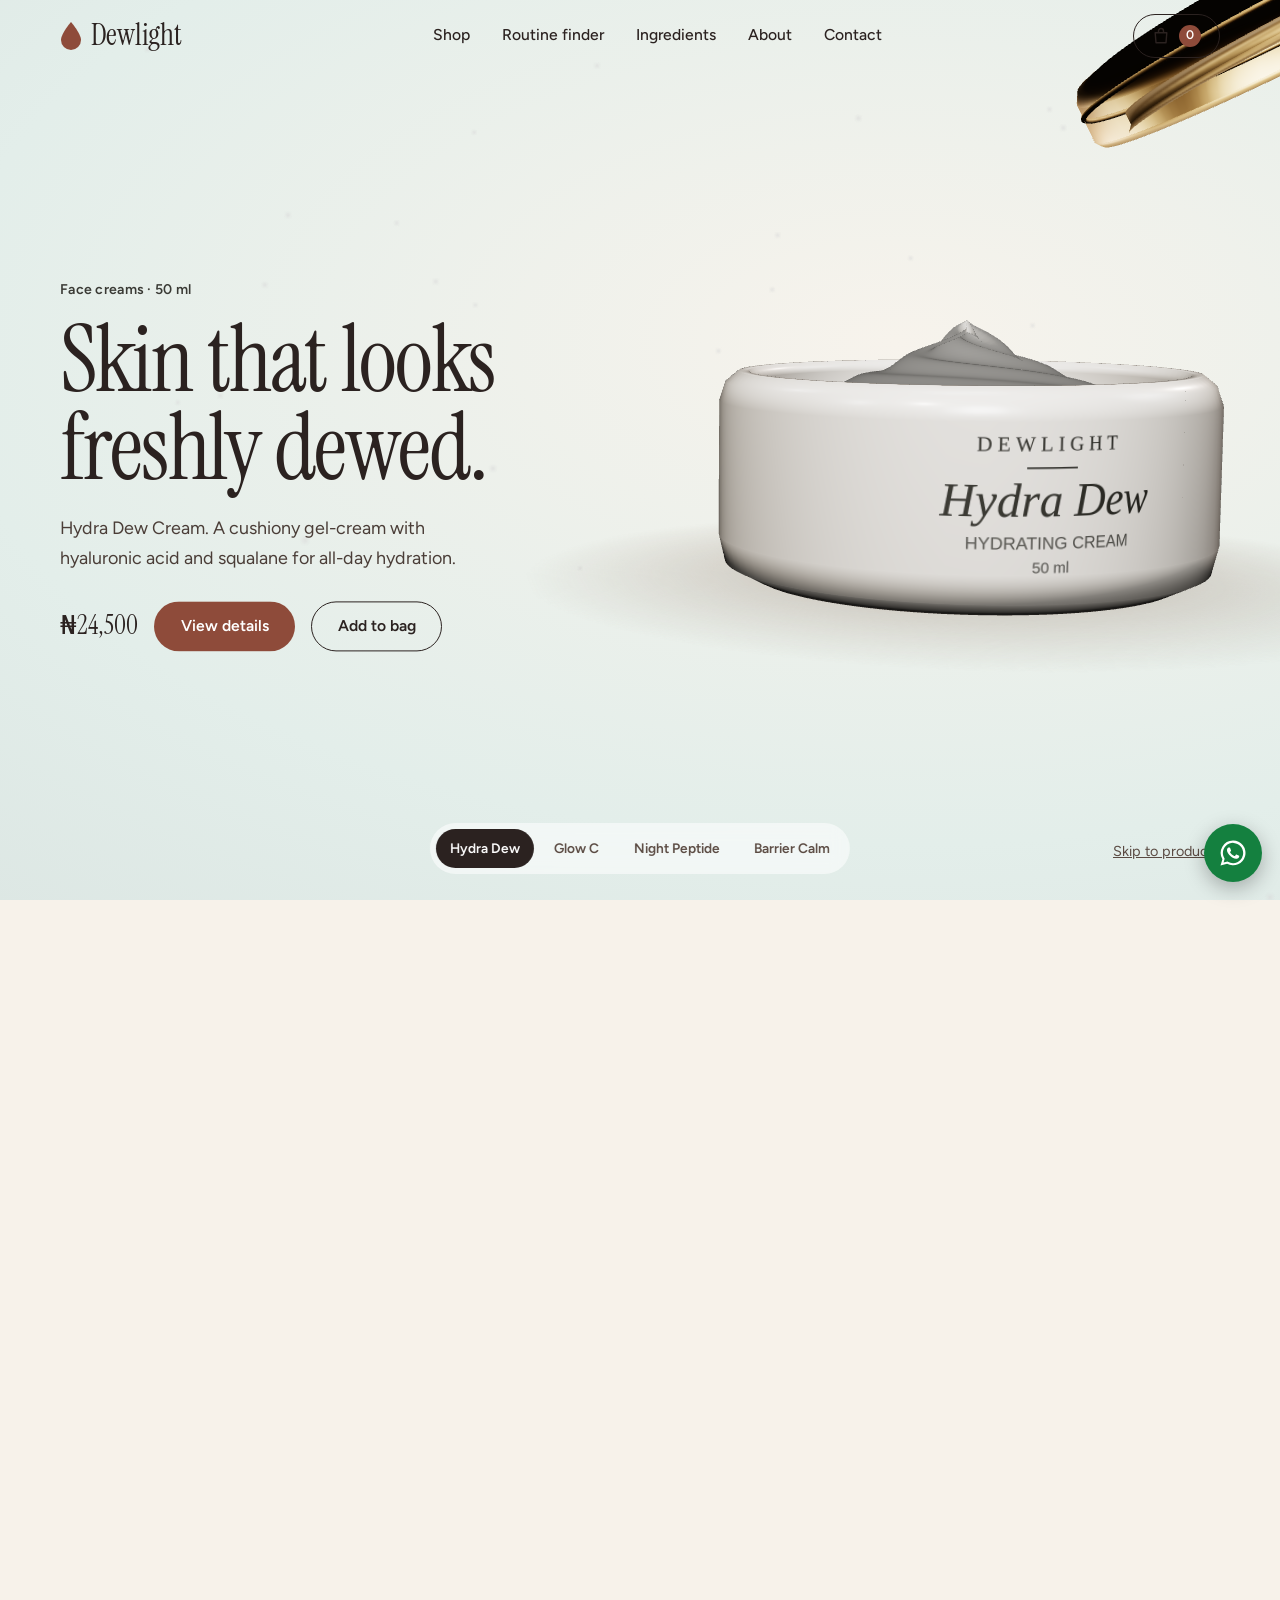
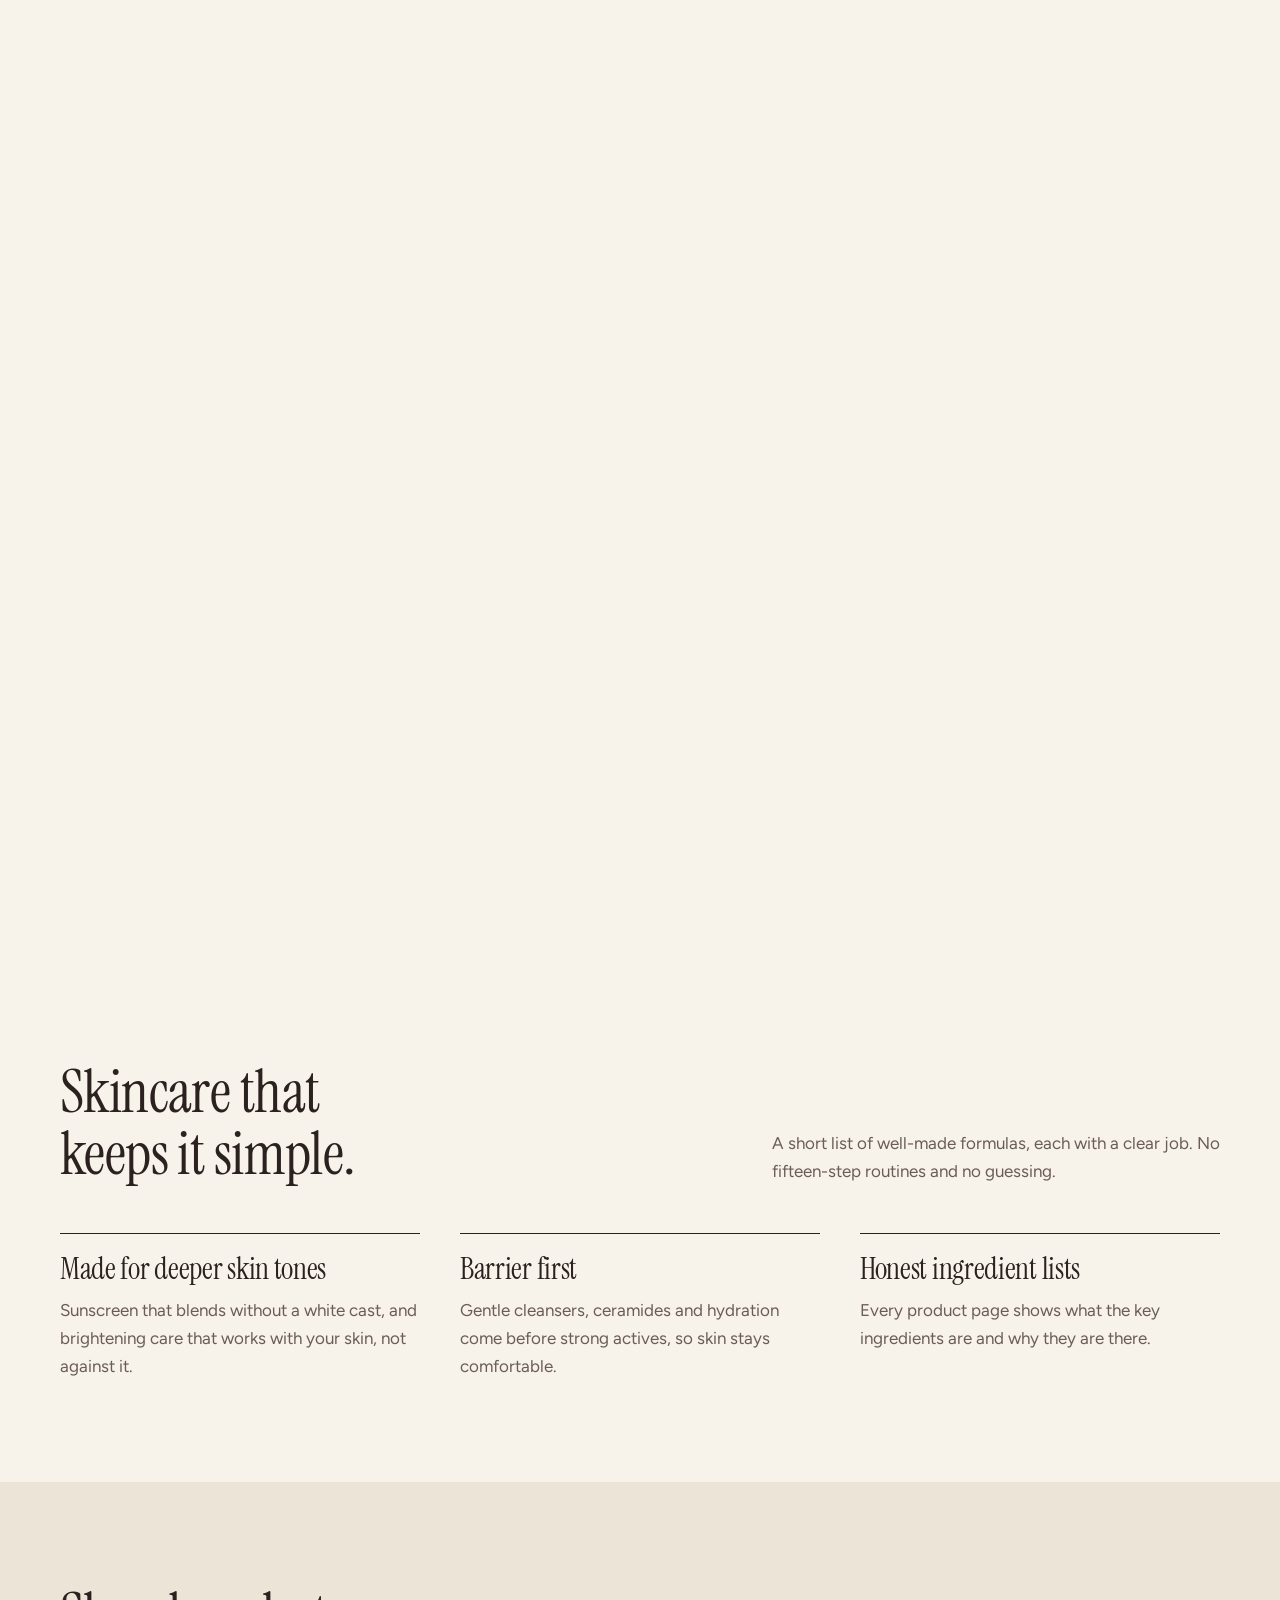
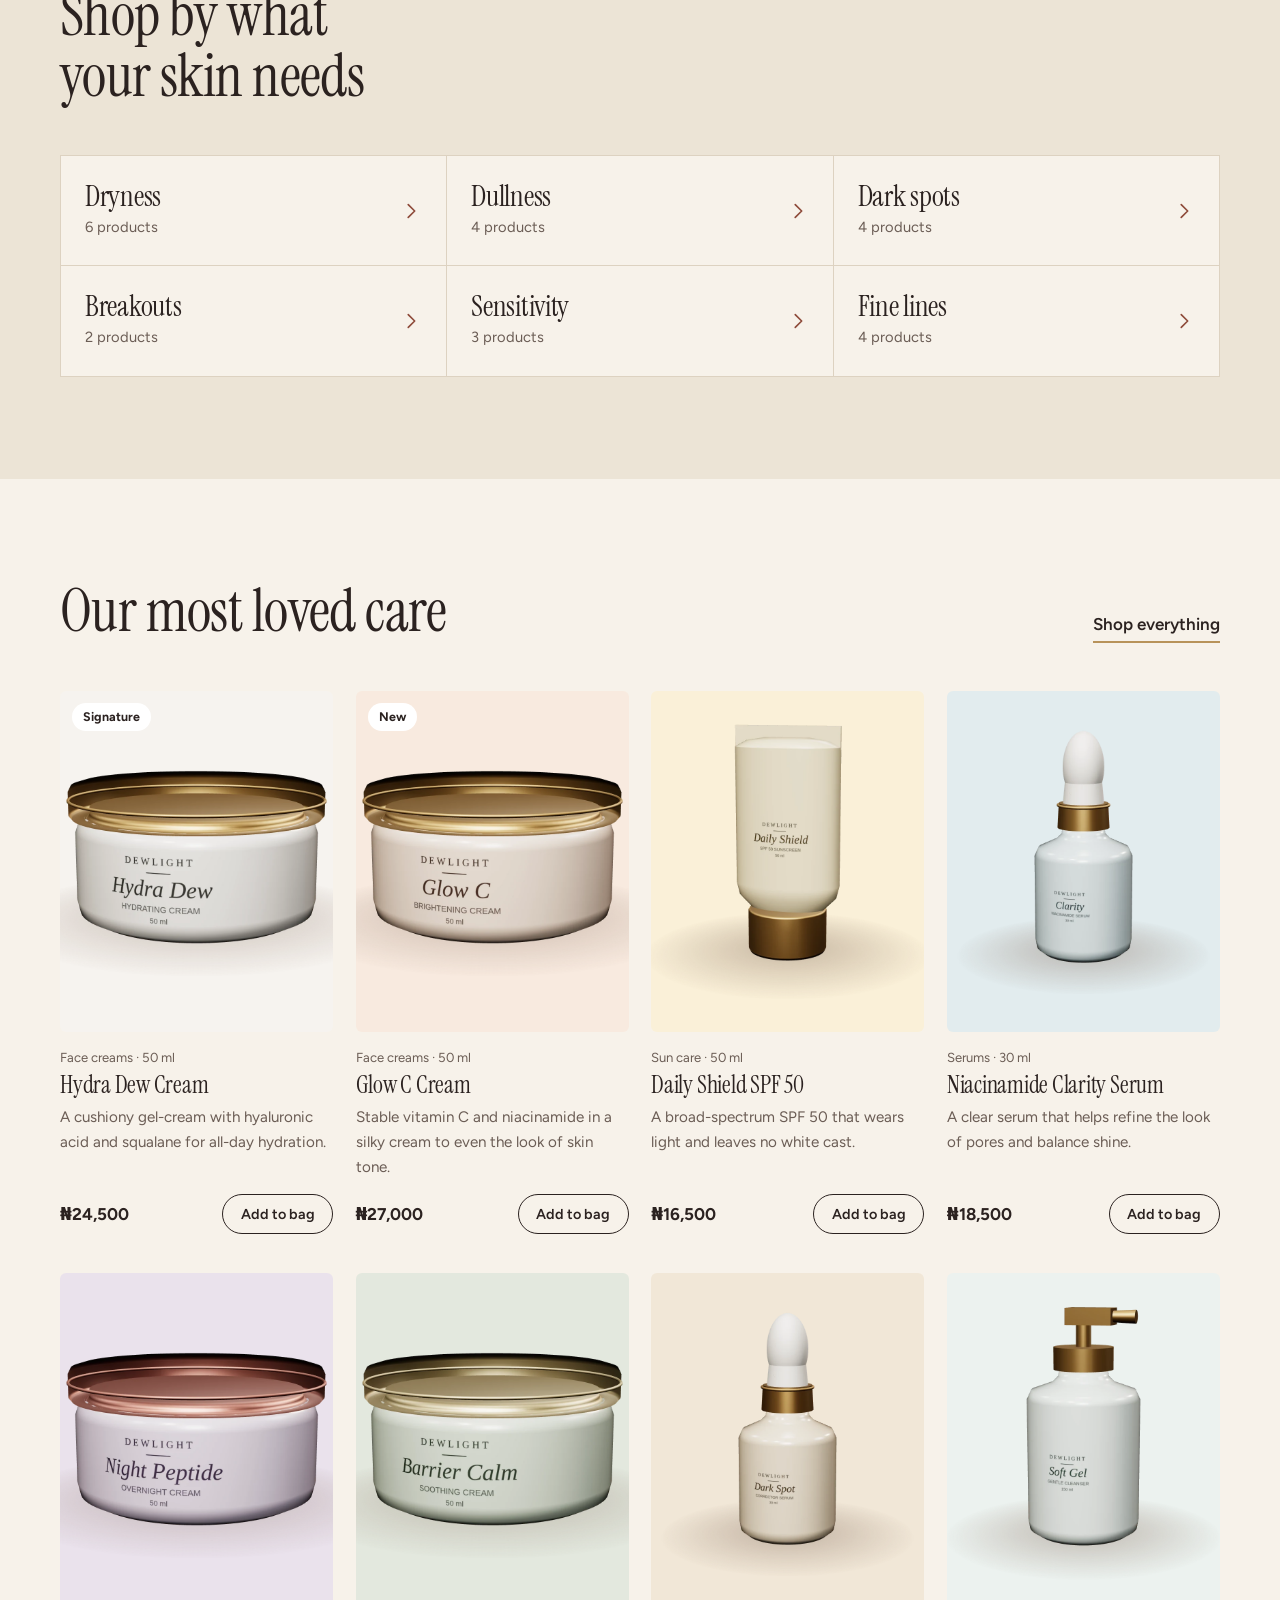
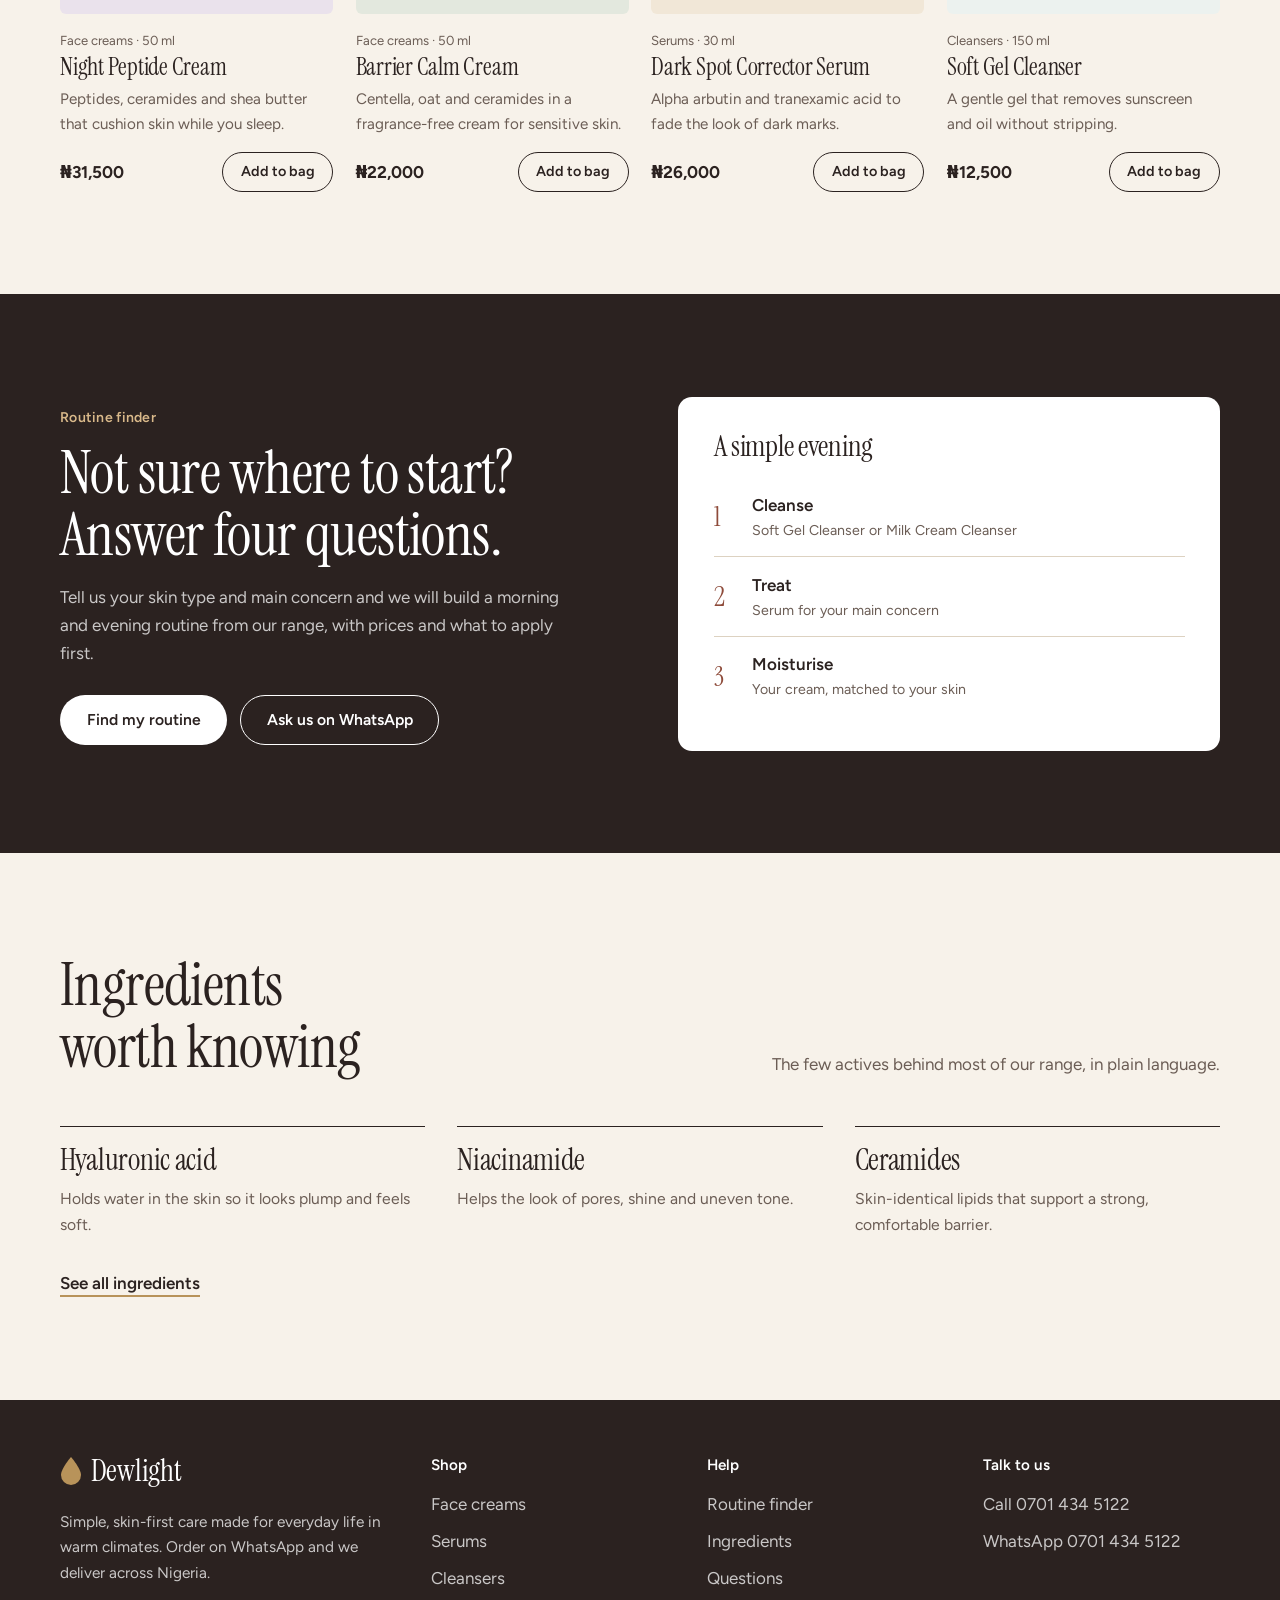
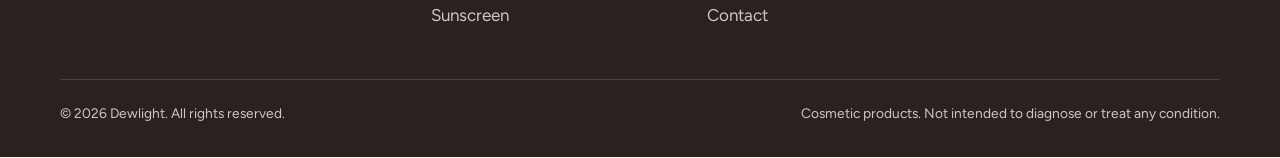
<file: dewlight-skincare/index.html>
<!doctype html>
<html lang="en"><head><meta charset="utf-8"><meta name="viewport" content="width=device-width, initial-scale=1">
<title>Dewlight | Simple skincare for glowing, comfortable skin</title><meta name="description" content="Face creams, serums, cleansers and SPF made for deeper skin tones. Order on WhatsApp with delivery across Nigeria."><meta name="theme-color" content="#f7f2ea">
<meta property="og:title" content="Dewlight | Simple skincare for glowing, comfortable skin"><meta property="og:description" content="Face creams, serums, cleansers and SPF made for deeper skin tones. Order on WhatsApp with delivery across Nigeria."><meta property="og:type" content="website">
<link rel="icon" href="assets/favicon.svg" type="image/svg+xml"><link rel="preconnect" href="https://fonts.googleapis.com"><link rel="preconnect" href="https://fonts.gstatic.com" crossorigin><link href="https://fonts.googleapis.com/css2?family=Figtree:wght@400;500;600;700&family=Instrument+Serif:ital@0;1&display=swap" rel="stylesheet"><link rel="stylesheet" href="css/styles.css">
<script>document.documentElement.className+=' js'</script></head>
<body class="home-page">
<a class="skip" href="#main">Skip to content</a>
<header class="site-header"><div class="wrap head-in">
  <a class="logo" href="index.html" aria-label="Dewlight home"><svg viewBox="0 0 22 28" aria-hidden="true"><path d="M11 0C11 0 1 11.5 1 18a10 10 0 0 0 20 0C21 11.5 11 0 11 0Z"/></svg>Dewlight</a>
  <nav class="nav" id="site-nav" aria-label="Main">
    <a href="shop.html">Shop</a><a href="routine.html">Routine finder</a><a href="ingredients.html">Ingredients</a><a href="about.html">About</a><a href="contact.html">Contact</a>
  </nav>
  <div class="head-right"><button class="bag-btn" type="button" data-open-bag aria-label="Open bag"><svg viewBox="0 0 24 24" aria-hidden="true"><path d="M5 8h14l-1 12H6L5 8ZM9 8V6a3 3 0 0 1 6 0v2"/></svg><span class="n" data-bag-count>0</span></button>
  <button class="menu-btn" type="button" aria-expanded="false" aria-controls="site-nav" aria-label="Menu"><span></span></button></div>
</div></header>
<main id="main">
<section class="hero" id="hero" aria-label="Scroll through our face creams">
  <div class="stage">
    <canvas aria-hidden="true"></canvas>
    <img class="poster" src="assets/products/hydra-dew-cream.webp" alt="Hydra Dew Cream jar">
    <div class="copy" id="hero-copy"></div>
    <div class="dots" id="hero-dots" role="group" aria-label="Choose a cream"></div>
    <div class="cue">Scroll to open each cream</div>
    <a class="skip-link" href="#start">Skip to products</a>
  </div>
</section>

<section class="section" id="start"><div class="wrap">
  <div class="sec-head"><h2>Skincare that keeps it simple.</h2><p>A short list of well-made formulas, each with a clear job. No fifteen-step routines and no guessing.</p></div>
  <div class="pillars">
    <div class="pillar"><h3>Made for deeper skin tones</h3><p>Sunscreen that blends without a white cast, and brightening care that works with your skin, not against it.</p></div>
    <div class="pillar"><h3>Barrier first</h3><p>Gentle cleansers, ceramides and hydration come before strong actives, so skin stays comfortable.</p></div>
    <div class="pillar"><h3>Honest ingredient lists</h3><p>Every product page shows what the key ingredients are and why they are there.</p></div>
  </div>
</div></section>

<section class="section section--oat"><div class="wrap">
  <div class="sec-head"><h2>Shop by what your skin needs</h2></div>
  <div class="concerns" id="concerns"></div>
</div></section>

<section class="section"><div class="wrap">
  <div class="sec-head"><h2>Our most loved care</h2><a class="link" href="shop.html">Shop everything</a></div>
  <div class="grid" id="featured"></div>
</div></section>

<section class="section section--ink"><div class="wrap split">
  <div><span class="eyebrow" style="color:#d9b98a">Routine finder</span><h2 style="margin-top:.8rem">Not sure where to start? Answer four questions.</h2><p>Tell us your skin type and main concern and we will build a morning and evening routine from our range, with prices and what to apply first.</p>
  <div class="row"><a class="btn btn--light" style="background:#fff;color:var(--ink)" href="routine.html">Find my routine</a><a class="btn btn--ghost" style="color:#fff;border-color:#fff" data-wa="Hello Dewlight, I need help choosing a routine." href="#">Ask us on WhatsApp</a></div></div>
  <div class="routine-card"><h3>A simple evening</h3>
    <div class="rs"><b>1</b><span>Cleanse<small>Soft Gel Cleanser or Milk Cream Cleanser</small></span></div>
    <div class="rs"><b>2</b><span>Treat<small>Serum for your main concern</small></span></div>
    <div class="rs"><b>3</b><span>Moisturise<small>Your cream, matched to your skin</small></span></div>
  </div>
</div></section>

<section class="section"><div class="wrap">
  <div class="sec-head"><h2>Ingredients worth knowing</h2><p>The few actives behind most of our range, in plain language.</p></div>
  <div class="ings" style="--x:0">
    <div class="ing" style="border-color:var(--ink)"><h3>Hyaluronic acid</h3><p style="color:var(--muted)">Holds water in the skin so it looks plump and feels soft.</p></div>
    <div class="ing" style="border-color:var(--ink)"><h3>Niacinamide</h3><p style="color:var(--muted)">Helps the look of pores, shine and uneven tone.</p></div>
    <div class="ing" style="border-color:var(--ink)"><h3>Ceramides</h3><p style="color:var(--muted)">Skin-identical lipids that support a strong, comfortable barrier.</p></div>
  </div>
  <p style="margin-top:2rem"><a class="link" href="ingredients.html">See all ingredients</a></p>
</div></section>
</main>
<footer class="site-footer"><div class="wrap">
  <div class="foot">
    <div><a class="logo" href="index.html"><svg viewBox="0 0 22 28" aria-hidden="true"><path d="M11 0C11 0 1 11.5 1 18a10 10 0 0 0 20 0C21 11.5 11 0 11 0Z"/></svg>Dewlight</a><p>Simple, skin-first care made for everyday life in warm climates. Order on WhatsApp and we deliver across Nigeria.</p></div>
    <div><h4>Shop</h4><ul><li><a href="shop.html?cat=cream">Face creams</a></li><li><a href="shop.html?cat=serum">Serums</a></li><li><a href="shop.html?cat=cleanser">Cleansers</a></li><li><a href="shop.html?cat=sunscreen">Sunscreen</a></li></ul></div>
    <div><h4>Help</h4><ul><li><a href="routine.html">Routine finder</a></li><li><a href="ingredients.html">Ingredients</a></li><li><a href="about.html#faq">Questions</a></li><li><a href="contact.html">Contact</a></li></ul></div>
    <div><h4>Talk to us</h4><ul><li><a href="tel:+2347014345122">Call 0701 434 5122</a></li><li><a data-wa="Hello Dewlight, I need help choosing skincare." href="#">WhatsApp 0701 434 5122</a></li></ul></div>
  </div>
  <div class="legal"><span>&copy; <span id="year">2026</span> Dewlight. All rights reserved.</span><span>Cosmetic products. Not intended to diagnose or treat any condition.</span></div>
</div></footer>
<a class="wa-float" data-wa="Hello Dewlight, I need help choosing skincare." href="#" aria-label="Chat with us on WhatsApp"><svg viewBox="0 0 24 24" aria-hidden="true"><path fill="currentColor" stroke="none" d="M12.04 2a9.9 9.9 0 0 0-8.5 14.9L2 22l5.27-1.38A9.93 9.93 0 1 0 12.04 2Zm0 18.1a8.1 8.1 0 0 1-4.13-1.13l-.3-.18-3.13.82.84-3.05-.2-.31a8.1 8.1 0 1 1 6.92 3.85Zm4.45-6.06c-.24-.12-1.44-.71-1.66-.79-.22-.08-.38-.12-.54.12-.16.24-.62.79-.76.95-.14.16-.28.18-.52.06a6.6 6.6 0 0 1-1.94-1.2 7.3 7.3 0 0 1-1.34-1.67c-.14-.24-.01-.37.1-.49.11-.11.24-.28.36-.42.12-.14.16-.24.24-.4.08-.16.04-.3-.02-.42-.06-.12-.54-1.3-.74-1.78-.19-.46-.39-.4-.54-.41h-.46c-.16 0-.42.06-.64.3-.22.24-.84.82-.84 2s.86 2.32.98 2.48c.12.16 1.69 2.58 4.1 3.62.57.25 1.02.4 1.37.5.58.18 1.1.16 1.51.1.46-.07 1.44-.59 1.64-1.16.2-.57.2-1.06.14-1.16-.06-.1-.22-.16-.46-.28Z"/></svg></a>
<div class="scrim"></div>
<aside class="drawer" id="drawer" aria-hidden="true" aria-label="Shopping bag">
  <div class="d-head"><h2>Your bag</h2><button class="d-close" type="button" aria-label="Close bag">&times;</button></div>
  <div class="d-body" id="d-body"></div>
  <div class="d-foot" id="d-foot" hidden><div class="tot"><span>Total</span><span id="d-total"></span></div><p>Delivery is confirmed on WhatsApp. You pay after we agree the address and delivery fee.</p>
  <a class="btn btn--wa btn--block" id="d-order" href="#" target="_blank" rel="noopener"><svg viewBox="0 0 24 24" aria-hidden="true"><path fill="currentColor" stroke="none" d="M12.04 2a9.9 9.9 0 0 0-8.5 14.9L2 22l5.27-1.38A9.93 9.93 0 1 0 12.04 2Zm0 18.1a8.1 8.1 0 0 1-4.13-1.13l-.3-.18-3.13.82.84-3.05-.2-.31a8.1 8.1 0 1 1 6.92 3.85Zm4.45-6.06c-.24-.12-1.44-.71-1.66-.79-.22-.08-.38-.12-.54.12-.16.24-.62.79-.76.95-.14.16-.28.18-.52.06a6.6 6.6 0 0 1-1.94-1.2 7.3 7.3 0 0 1-1.34-1.67c-.14-.24-.01-.37.1-.49.11-.11.24-.28.36-.42.12-.14.16-.24.24-.4.08-.16.04-.3-.02-.42-.06-.12-.54-1.3-.74-1.78-.19-.46-.39-.4-.54-.41h-.46c-.16 0-.42.06-.64.3-.22.24-.84.82-.84 2s.86 2.32.98 2.48c.12.16 1.69 2.58 4.1 3.62.57.25 1.02.4 1.37.5.58.18 1.1.16 1.51.1.46-.07 1.44-.59 1.64-1.16.2-.57.2-1.06.14-1.16-.06-.1-.22-.16-.46-.28Z"/></svg>Order on WhatsApp</a></div>
</aside>
<div class="toast" id="toast" role="status"></div><div class="sr" id="live" aria-live="polite"></div>
<script src="js/data.js"></script><script src="js/main.js"></script><script src="js/home.js"></script><script src="js/hero3d.js"></script>
</body></html>
</file>
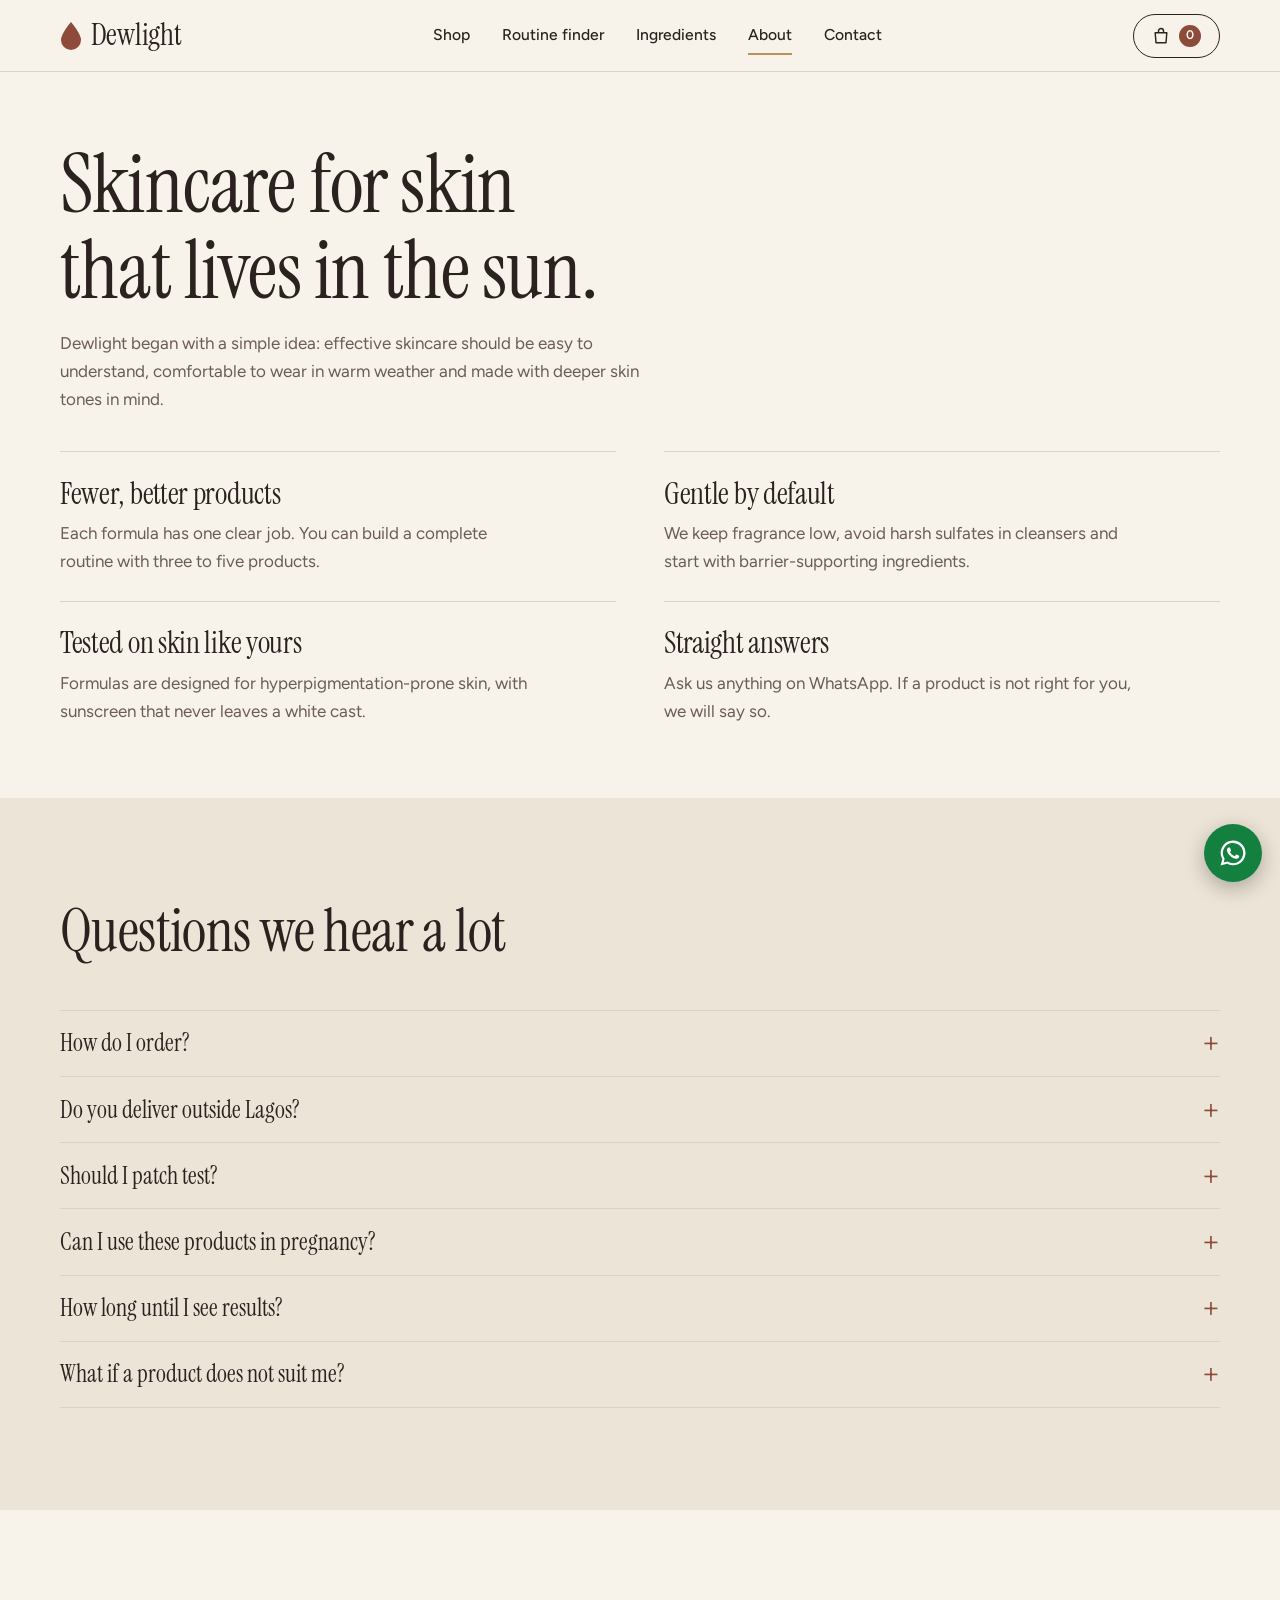
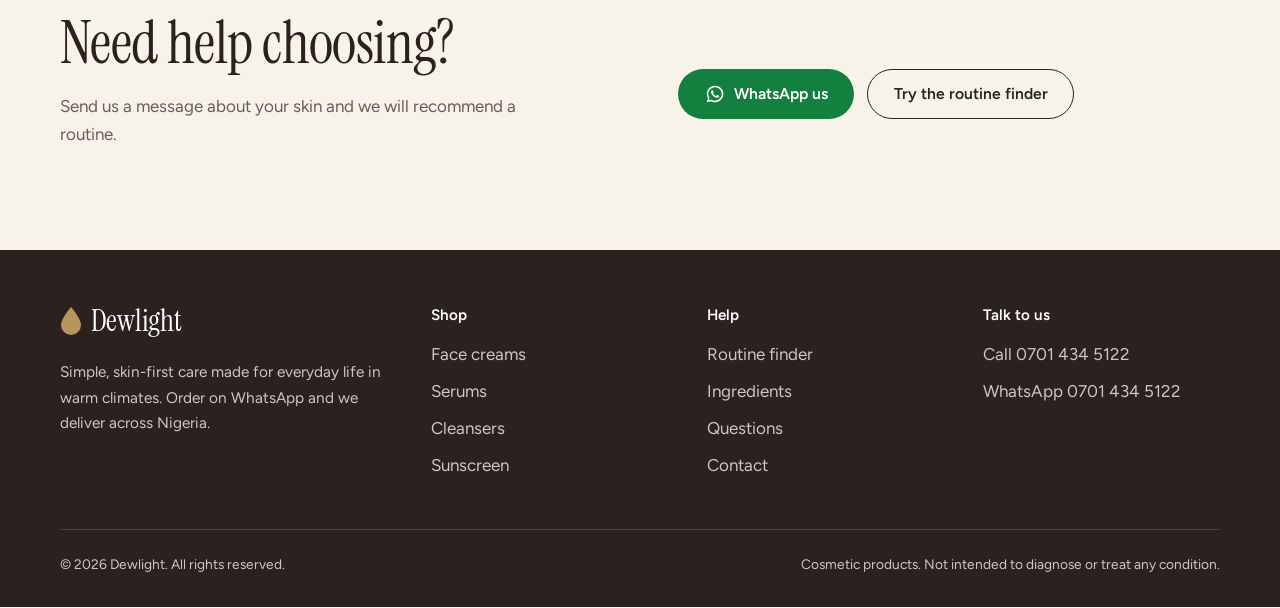
<file: dewlight-skincare/about.html>
<!doctype html>
<html lang="en"><head><meta charset="utf-8"><meta name="viewport" content="width=device-width, initial-scale=1">
<title>About | Dewlight</title><meta name="description" content="The story behind Dewlight and answers to common questions about ordering, delivery and skincare."><meta name="theme-color" content="#f7f2ea">
<meta property="og:title" content="About | Dewlight"><meta property="og:description" content="The story behind Dewlight and answers to common questions about ordering, delivery and skincare."><meta property="og:type" content="website">
<link rel="icon" href="assets/favicon.svg" type="image/svg+xml"><link rel="preconnect" href="https://fonts.googleapis.com"><link rel="preconnect" href="https://fonts.gstatic.com" crossorigin><link href="https://fonts.googleapis.com/css2?family=Figtree:wght@400;500;600;700&family=Instrument+Serif:ital@0;1&display=swap" rel="stylesheet"><link rel="stylesheet" href="css/styles.css">
<script>document.documentElement.className+=' js'</script></head>
<body class="inner-page">
<a class="skip" href="#main">Skip to content</a>
<header class="site-header"><div class="wrap head-in">
  <a class="logo" href="index.html" aria-label="Dewlight home"><svg viewBox="0 0 22 28" aria-hidden="true"><path d="M11 0C11 0 1 11.5 1 18a10 10 0 0 0 20 0C21 11.5 11 0 11 0Z"/></svg>Dewlight</a>
  <nav class="nav" id="site-nav" aria-label="Main">
    <a href="shop.html">Shop</a><a href="routine.html">Routine finder</a><a href="ingredients.html">Ingredients</a><a href="about.html" aria-current="page">About</a><a href="contact.html">Contact</a>
  </nav>
  <div class="head-right"><button class="bag-btn" type="button" data-open-bag aria-label="Open bag"><svg viewBox="0 0 24 24" aria-hidden="true"><path d="M5 8h14l-1 12H6L5 8ZM9 8V6a3 3 0 0 1 6 0v2"/></svg><span class="n" data-bag-count>0</span></button>
  <button class="menu-btn" type="button" aria-expanded="false" aria-controls="site-nav" aria-label="Menu"><span></span></button></div>
</div></header>
<main id="main" class="inner">
<div class="wrap page-head"><h1>Skincare for skin that lives in the sun.</h1><p>Dewlight began with a simple idea: effective skincare should be easy to understand, comfortable to wear in warm weather and made with deeper skin tones in mind.</p></div>
<div class="wrap" style="padding-bottom:3rem"><div class="values">
  <div><h3>Fewer, better products</h3><p>Each formula has one clear job. You can build a complete routine with three to five products.</p></div>
  <div><h3>Gentle by default</h3><p>We keep fragrance low, avoid harsh sulfates in cleansers and start with barrier-supporting ingredients.</p></div>
  <div><h3>Tested on skin like yours</h3><p>Formulas are designed for hyperpigmentation-prone skin, with sunscreen that never leaves a white cast.</p></div>
  <div><h3>Straight answers</h3><p>Ask us anything on WhatsApp. If a product is not right for you, we will say so.</p></div>
</div></div>
<section class="section section--oat" id="faq"><div class="wrap"><div class="sec-head"><h2>Questions we hear a lot</h2></div><div class="faq">
  <details><summary>How do I order?</summary><p>Add products to your bag and tap Order on WhatsApp. Your list is sent as a message and we confirm availability, delivery fee and payment details with you.</p></details>
  <details><summary>Do you deliver outside Lagos?</summary><p>Yes, we deliver across Nigeria. Delivery time and fee depend on your location and we confirm both before you pay.</p></details>
  <details><summary>Should I patch test?</summary><p>Yes, with any new product. Apply a small amount on the jawline or behind the ear for 24 hours before using it on your face.</p></details>
  <details><summary>Can I use these products in pregnancy?</summary><p>Please check with your doctor before adding any new skincare while pregnant or breastfeeding.</p></details>
  <details><summary>How long until I see results?</summary><p>Hydration works in days. Brightening and dark-mark care usually needs 6 to 12 weeks of daily use with sunscreen.</p></details>
  <details><summary>What if a product does not suit me?</summary><p>Message us on WhatsApp. We will help you work out what happened and suggest a gentler option.</p></details>
</div></div></section>
<section class="section"><div class="wrap split"><div><h2>Need help choosing?</h2><p>Send us a message about your skin and we will recommend a routine.</p></div><div class="row" style="display:flex;gap:.8rem;flex-wrap:wrap"><a class="btn btn--wa" data-wa="Hello Dewlight, I need help choosing skincare." href="#"><svg viewBox="0 0 24 24" aria-hidden="true"><path fill="currentColor" stroke="none" d="M12.04 2a9.9 9.9 0 0 0-8.5 14.9L2 22l5.27-1.38A9.93 9.93 0 1 0 12.04 2Zm0 18.1a8.1 8.1 0 0 1-4.13-1.13l-.3-.18-3.13.82.84-3.05-.2-.31a8.1 8.1 0 1 1 6.92 3.85Zm4.45-6.06c-.24-.12-1.44-.71-1.66-.79-.22-.08-.38-.12-.54.12-.16.24-.62.79-.76.95-.14.16-.28.18-.52.06a6.6 6.6 0 0 1-1.94-1.2 7.3 7.3 0 0 1-1.34-1.67c-.14-.24-.01-.37.1-.49.11-.11.24-.28.36-.42.12-.14.16-.24.24-.4.08-.16.04-.3-.02-.42-.06-.12-.54-1.3-.74-1.78-.19-.46-.39-.4-.54-.41h-.46c-.16 0-.42.06-.64.3-.22.24-.84.82-.84 2s.86 2.32.98 2.48c.12.16 1.69 2.58 4.1 3.62.57.25 1.02.4 1.37.5.58.18 1.1.16 1.51.1.46-.07 1.44-.59 1.64-1.16.2-.57.2-1.06.14-1.16-.06-.1-.22-.16-.46-.28Z"/></svg>WhatsApp us</a><a class="btn btn--ghost" href="routine.html">Try the routine finder</a></div></div></section>
</main>
<footer class="site-footer"><div class="wrap">
  <div class="foot">
    <div><a class="logo" href="index.html"><svg viewBox="0 0 22 28" aria-hidden="true"><path d="M11 0C11 0 1 11.5 1 18a10 10 0 0 0 20 0C21 11.5 11 0 11 0Z"/></svg>Dewlight</a><p>Simple, skin-first care made for everyday life in warm climates. Order on WhatsApp and we deliver across Nigeria.</p></div>
    <div><h4>Shop</h4><ul><li><a href="shop.html?cat=cream">Face creams</a></li><li><a href="shop.html?cat=serum">Serums</a></li><li><a href="shop.html?cat=cleanser">Cleansers</a></li><li><a href="shop.html?cat=sunscreen">Sunscreen</a></li></ul></div>
    <div><h4>Help</h4><ul><li><a href="routine.html">Routine finder</a></li><li><a href="ingredients.html">Ingredients</a></li><li><a href="about.html#faq">Questions</a></li><li><a href="contact.html">Contact</a></li></ul></div>
    <div><h4>Talk to us</h4><ul><li><a href="tel:+2347014345122">Call 0701 434 5122</a></li><li><a data-wa="Hello Dewlight, I need help choosing skincare." href="#">WhatsApp 0701 434 5122</a></li></ul></div>
  </div>
  <div class="legal"><span>&copy; <span id="year">2026</span> Dewlight. All rights reserved.</span><span>Cosmetic products. Not intended to diagnose or treat any condition.</span></div>
</div></footer>
<a class="wa-float" data-wa="Hello Dewlight, I need help choosing skincare." href="#" aria-label="Chat with us on WhatsApp"><svg viewBox="0 0 24 24" aria-hidden="true"><path fill="currentColor" stroke="none" d="M12.04 2a9.9 9.9 0 0 0-8.5 14.9L2 22l5.27-1.38A9.93 9.93 0 1 0 12.04 2Zm0 18.1a8.1 8.1 0 0 1-4.13-1.13l-.3-.18-3.13.82.84-3.05-.2-.31a8.1 8.1 0 1 1 6.92 3.85Zm4.45-6.06c-.24-.12-1.44-.71-1.66-.79-.22-.08-.38-.12-.54.12-.16.24-.62.79-.76.95-.14.16-.28.18-.52.06a6.6 6.6 0 0 1-1.94-1.2 7.3 7.3 0 0 1-1.34-1.67c-.14-.24-.01-.37.1-.49.11-.11.24-.28.36-.42.12-.14.16-.24.24-.4.08-.16.04-.3-.02-.42-.06-.12-.54-1.3-.74-1.78-.19-.46-.39-.4-.54-.41h-.46c-.16 0-.42.06-.64.3-.22.24-.84.82-.84 2s.86 2.32.98 2.48c.12.16 1.69 2.58 4.1 3.62.57.25 1.02.4 1.37.5.58.18 1.1.16 1.51.1.46-.07 1.44-.59 1.64-1.16.2-.57.2-1.06.14-1.16-.06-.1-.22-.16-.46-.28Z"/></svg></a>
<div class="scrim"></div>
<aside class="drawer" id="drawer" aria-hidden="true" aria-label="Shopping bag">
  <div class="d-head"><h2>Your bag</h2><button class="d-close" type="button" aria-label="Close bag">&times;</button></div>
  <div class="d-body" id="d-body"></div>
  <div class="d-foot" id="d-foot" hidden><div class="tot"><span>Total</span><span id="d-total"></span></div><p>Delivery is confirmed on WhatsApp. You pay after we agree the address and delivery fee.</p>
  <a class="btn btn--wa btn--block" id="d-order" href="#" target="_blank" rel="noopener"><svg viewBox="0 0 24 24" aria-hidden="true"><path fill="currentColor" stroke="none" d="M12.04 2a9.9 9.9 0 0 0-8.5 14.9L2 22l5.27-1.38A9.93 9.93 0 1 0 12.04 2Zm0 18.1a8.1 8.1 0 0 1-4.13-1.13l-.3-.18-3.13.82.84-3.05-.2-.31a8.1 8.1 0 1 1 6.92 3.85Zm4.45-6.06c-.24-.12-1.44-.71-1.66-.79-.22-.08-.38-.12-.54.12-.16.24-.62.79-.76.95-.14.16-.28.18-.52.06a6.6 6.6 0 0 1-1.94-1.2 7.3 7.3 0 0 1-1.34-1.67c-.14-.24-.01-.37.1-.49.11-.11.24-.28.36-.42.12-.14.16-.24.24-.4.08-.16.04-.3-.02-.42-.06-.12-.54-1.3-.74-1.78-.19-.46-.39-.4-.54-.41h-.46c-.16 0-.42.06-.64.3-.22.24-.84.82-.84 2s.86 2.32.98 2.48c.12.16 1.69 2.58 4.1 3.62.57.25 1.02.4 1.37.5.58.18 1.1.16 1.51.1.46-.07 1.44-.59 1.64-1.16.2-.57.2-1.06.14-1.16-.06-.1-.22-.16-.46-.28Z"/></svg>Order on WhatsApp</a></div>
</aside>
<div class="toast" id="toast" role="status"></div><div class="sr" id="live" aria-live="polite"></div>
<script src="js/data.js"></script><script src="js/main.js"></script>
</body></html>
</file>
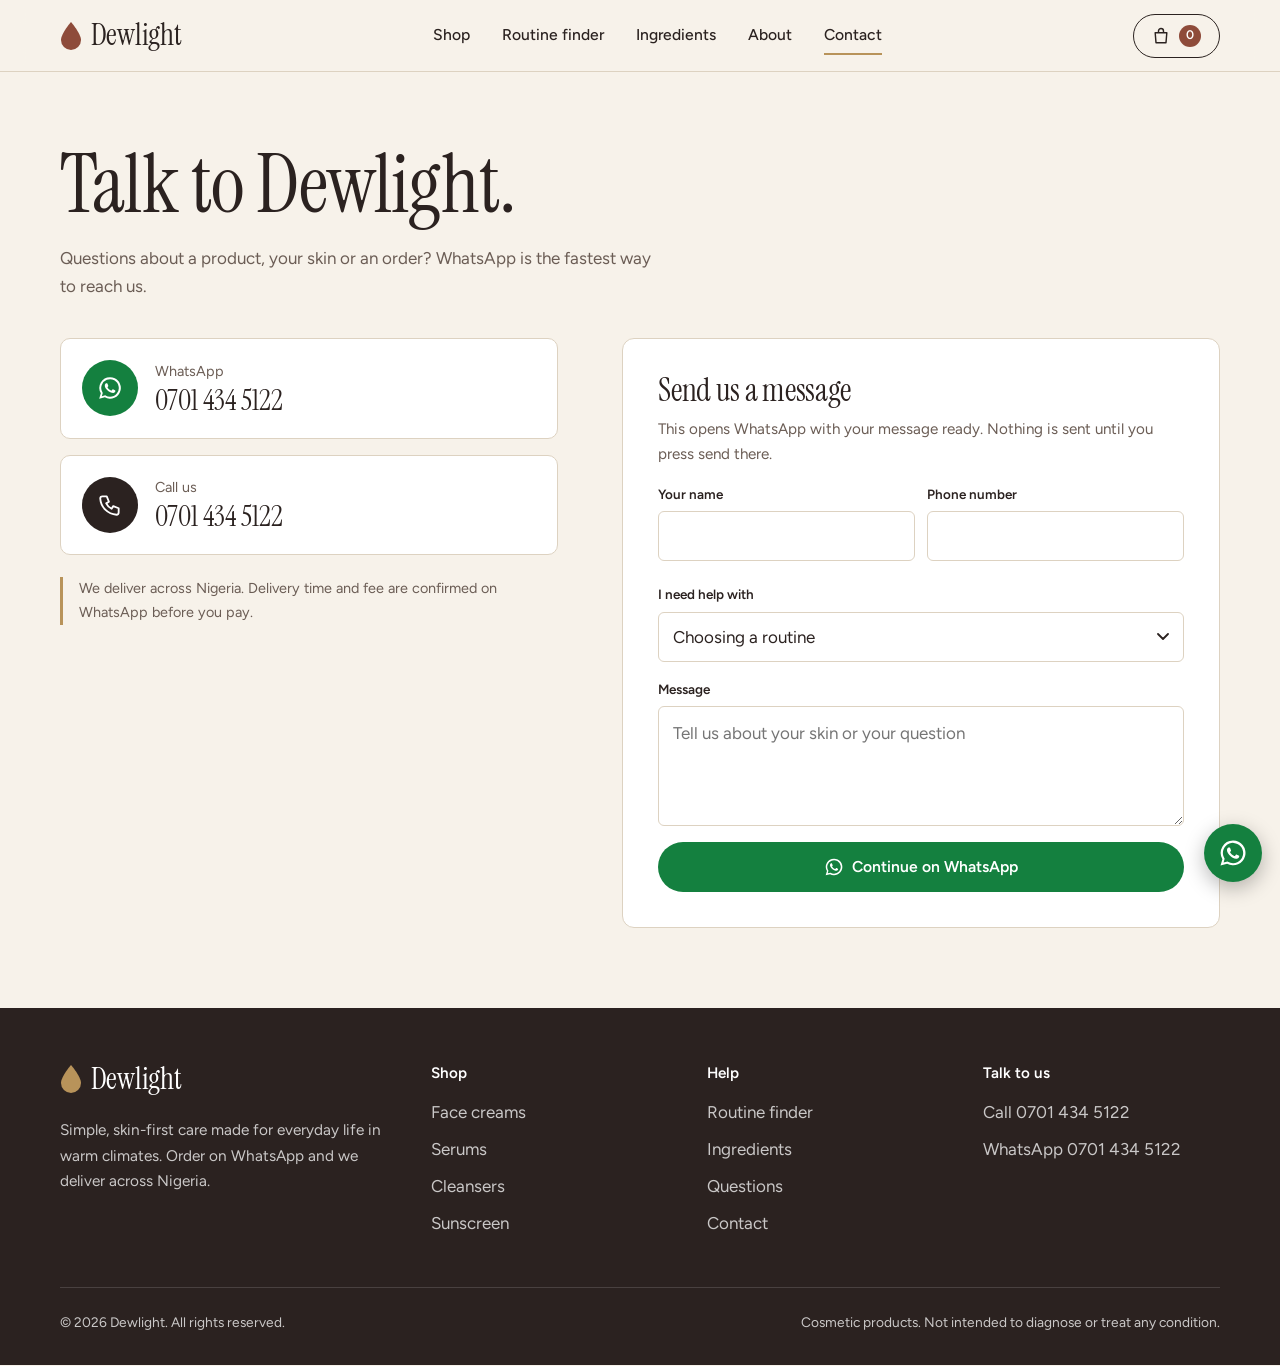
<file: dewlight-skincare/contact.html>
<!doctype html>
<html lang="en"><head><meta charset="utf-8"><meta name="viewport" content="width=device-width, initial-scale=1">
<title>Contact | Dewlight</title><meta name="description" content="Call or WhatsApp Dewlight on 0701 434 5122 for skincare advice and orders."><meta name="theme-color" content="#f7f2ea">
<meta property="og:title" content="Contact | Dewlight"><meta property="og:description" content="Call or WhatsApp Dewlight on 0701 434 5122 for skincare advice and orders."><meta property="og:type" content="website">
<link rel="icon" href="assets/favicon.svg" type="image/svg+xml"><link rel="preconnect" href="https://fonts.googleapis.com"><link rel="preconnect" href="https://fonts.gstatic.com" crossorigin><link href="https://fonts.googleapis.com/css2?family=Figtree:wght@400;500;600;700&family=Instrument+Serif:ital@0;1&display=swap" rel="stylesheet"><link rel="stylesheet" href="css/styles.css">
<script>document.documentElement.className+=' js'</script></head>
<body class="inner-page">
<a class="skip" href="#main">Skip to content</a>
<header class="site-header"><div class="wrap head-in">
  <a class="logo" href="index.html" aria-label="Dewlight home"><svg viewBox="0 0 22 28" aria-hidden="true"><path d="M11 0C11 0 1 11.5 1 18a10 10 0 0 0 20 0C21 11.5 11 0 11 0Z"/></svg>Dewlight</a>
  <nav class="nav" id="site-nav" aria-label="Main">
    <a href="shop.html">Shop</a><a href="routine.html">Routine finder</a><a href="ingredients.html">Ingredients</a><a href="about.html">About</a><a href="contact.html" aria-current="page">Contact</a>
  </nav>
  <div class="head-right"><button class="bag-btn" type="button" data-open-bag aria-label="Open bag"><svg viewBox="0 0 24 24" aria-hidden="true"><path d="M5 8h14l-1 12H6L5 8ZM9 8V6a3 3 0 0 1 6 0v2"/></svg><span class="n" data-bag-count>0</span></button>
  <button class="menu-btn" type="button" aria-expanded="false" aria-controls="site-nav" aria-label="Menu"><span></span></button></div>
</div></header>
<main id="main" class="inner">
<div class="wrap page-head"><h1>Talk to Dewlight.</h1><p>Questions about a product, your skin or an order? WhatsApp is the fastest way to reach us.</p></div>
<div class="wrap contact-grid"><div>
  <a class="way way--wa" data-wa="Hello Dewlight, I need help choosing skincare." href="#"><span class="ic"><svg viewBox="0 0 24 24" aria-hidden="true"><path fill="currentColor" stroke="none" d="M12.04 2a9.9 9.9 0 0 0-8.5 14.9L2 22l5.27-1.38A9.93 9.93 0 1 0 12.04 2Zm0 18.1a8.1 8.1 0 0 1-4.13-1.13l-.3-.18-3.13.82.84-3.05-.2-.31a8.1 8.1 0 1 1 6.92 3.85Zm4.45-6.06c-.24-.12-1.44-.71-1.66-.79-.22-.08-.38-.12-.54.12-.16.24-.62.79-.76.95-.14.16-.28.18-.52.06a6.6 6.6 0 0 1-1.94-1.2 7.3 7.3 0 0 1-1.34-1.67c-.14-.24-.01-.37.1-.49.11-.11.24-.28.36-.42.12-.14.16-.24.24-.4.08-.16.04-.3-.02-.42-.06-.12-.54-1.3-.74-1.78-.19-.46-.39-.4-.54-.41h-.46c-.16 0-.42.06-.64.3-.22.24-.84.82-.84 2s.86 2.32.98 2.48c.12.16 1.69 2.58 4.1 3.62.57.25 1.02.4 1.37.5.58.18 1.1.16 1.51.1.46-.07 1.44-.59 1.64-1.16.2-.57.2-1.06.14-1.16-.06-.1-.22-.16-.46-.28Z"/></svg></span><span><small>WhatsApp</small><b>0701 434 5122</b></span></a>
  <a class="way" href="tel:+2347014345122"><span class="ic"><svg viewBox="0 0 24 24" aria-hidden="true"><path d="M5 4h4l2 5-2.5 1.5a11 11 0 0 0 5 5L15 13l5 2v4a2 2 0 0 1-2 2A16 16 0 0 1 3 6a2 2 0 0 1 2-2Z"/></svg></span><span><small>Call us</small><b>0701 434 5122</b></span></a>
  <p class="note" style="border-left:3px solid var(--gold);padding-left:1rem">We deliver across Nigeria. Delivery time and fee are confirmed on WhatsApp before you pay.</p>
</div>
<form class="form" id="cform" novalidate><h2>Send us a message</h2><p style="color:var(--muted);margin-top:-.4rem;font-size:.95rem">This opens WhatsApp with your message ready. Nothing is sent until you press send there.</p>
  <div class="pair"><label class="field"><span>Your name</span><input name="name" autocomplete="name" required><span class="err" data-err="name"></span></label><label class="field"><span>Phone number</span><input name="phone" type="tel" autocomplete="tel" required><span class="err" data-err="phone"></span></label></div>
  <label class="field"><span>I need help with</span><select name="topic"><option>Choosing a routine</option><option>An order</option><option>A product question</option><option>Delivery</option><option>Something else</option></select></label>
  <label class="field"><span>Message</span><textarea name="msg" placeholder="Tell us about your skin or your question"></textarea></label>
  <button class="btn btn--wa" type="submit"><svg viewBox="0 0 24 24" aria-hidden="true"><path fill="currentColor" stroke="none" d="M12.04 2a9.9 9.9 0 0 0-8.5 14.9L2 22l5.27-1.38A9.93 9.93 0 1 0 12.04 2Zm0 18.1a8.1 8.1 0 0 1-4.13-1.13l-.3-.18-3.13.82.84-3.05-.2-.31a8.1 8.1 0 1 1 6.92 3.85Zm4.45-6.06c-.24-.12-1.44-.71-1.66-.79-.22-.08-.38-.12-.54.12-.16.24-.62.79-.76.95-.14.16-.28.18-.52.06a6.6 6.6 0 0 1-1.94-1.2 7.3 7.3 0 0 1-1.34-1.67c-.14-.24-.01-.37.1-.49.11-.11.24-.28.36-.42.12-.14.16-.24.24-.4.08-.16.04-.3-.02-.42-.06-.12-.54-1.3-.74-1.78-.19-.46-.39-.4-.54-.41h-.46c-.16 0-.42.06-.64.3-.22.24-.84.82-.84 2s.86 2.32.98 2.48c.12.16 1.69 2.58 4.1 3.62.57.25 1.02.4 1.37.5.58.18 1.1.16 1.51.1.46-.07 1.44-.59 1.64-1.16.2-.57.2-1.06.14-1.16-.06-.1-.22-.16-.46-.28Z"/></svg>Continue on WhatsApp</button>
  <p class="done" id="done" hidden>WhatsApp should have opened. If not, <a id="done-link" href="#" target="_blank" rel="noopener">tap here</a>.</p></form></div></main>
<footer class="site-footer"><div class="wrap">
  <div class="foot">
    <div><a class="logo" href="index.html"><svg viewBox="0 0 22 28" aria-hidden="true"><path d="M11 0C11 0 1 11.5 1 18a10 10 0 0 0 20 0C21 11.5 11 0 11 0Z"/></svg>Dewlight</a><p>Simple, skin-first care made for everyday life in warm climates. Order on WhatsApp and we deliver across Nigeria.</p></div>
    <div><h4>Shop</h4><ul><li><a href="shop.html?cat=cream">Face creams</a></li><li><a href="shop.html?cat=serum">Serums</a></li><li><a href="shop.html?cat=cleanser">Cleansers</a></li><li><a href="shop.html?cat=sunscreen">Sunscreen</a></li></ul></div>
    <div><h4>Help</h4><ul><li><a href="routine.html">Routine finder</a></li><li><a href="ingredients.html">Ingredients</a></li><li><a href="about.html#faq">Questions</a></li><li><a href="contact.html">Contact</a></li></ul></div>
    <div><h4>Talk to us</h4><ul><li><a href="tel:+2347014345122">Call 0701 434 5122</a></li><li><a data-wa="Hello Dewlight, I need help choosing skincare." href="#">WhatsApp 0701 434 5122</a></li></ul></div>
  </div>
  <div class="legal"><span>&copy; <span id="year">2026</span> Dewlight. All rights reserved.</span><span>Cosmetic products. Not intended to diagnose or treat any condition.</span></div>
</div></footer>
<a class="wa-float" data-wa="Hello Dewlight, I need help choosing skincare." href="#" aria-label="Chat with us on WhatsApp"><svg viewBox="0 0 24 24" aria-hidden="true"><path fill="currentColor" stroke="none" d="M12.04 2a9.9 9.9 0 0 0-8.5 14.9L2 22l5.27-1.38A9.93 9.93 0 1 0 12.04 2Zm0 18.1a8.1 8.1 0 0 1-4.13-1.13l-.3-.18-3.13.82.84-3.05-.2-.31a8.1 8.1 0 1 1 6.92 3.85Zm4.45-6.06c-.24-.12-1.44-.71-1.66-.79-.22-.08-.38-.12-.54.12-.16.24-.62.79-.76.95-.14.16-.28.18-.52.06a6.6 6.6 0 0 1-1.94-1.2 7.3 7.3 0 0 1-1.34-1.67c-.14-.24-.01-.37.1-.49.11-.11.24-.28.36-.42.12-.14.16-.24.24-.4.08-.16.04-.3-.02-.42-.06-.12-.54-1.3-.74-1.78-.19-.46-.39-.4-.54-.41h-.46c-.16 0-.42.06-.64.3-.22.24-.84.82-.84 2s.86 2.32.98 2.48c.12.16 1.69 2.58 4.1 3.62.57.25 1.02.4 1.37.5.58.18 1.1.16 1.51.1.46-.07 1.44-.59 1.64-1.16.2-.57.2-1.06.14-1.16-.06-.1-.22-.16-.46-.28Z"/></svg></a>
<div class="scrim"></div>
<aside class="drawer" id="drawer" aria-hidden="true" aria-label="Shopping bag">
  <div class="d-head"><h2>Your bag</h2><button class="d-close" type="button" aria-label="Close bag">&times;</button></div>
  <div class="d-body" id="d-body"></div>
  <div class="d-foot" id="d-foot" hidden><div class="tot"><span>Total</span><span id="d-total"></span></div><p>Delivery is confirmed on WhatsApp. You pay after we agree the address and delivery fee.</p>
  <a class="btn btn--wa btn--block" id="d-order" href="#" target="_blank" rel="noopener"><svg viewBox="0 0 24 24" aria-hidden="true"><path fill="currentColor" stroke="none" d="M12.04 2a9.9 9.9 0 0 0-8.5 14.9L2 22l5.27-1.38A9.93 9.93 0 1 0 12.04 2Zm0 18.1a8.1 8.1 0 0 1-4.13-1.13l-.3-.18-3.13.82.84-3.05-.2-.31a8.1 8.1 0 1 1 6.92 3.85Zm4.45-6.06c-.24-.12-1.44-.71-1.66-.79-.22-.08-.38-.12-.54.12-.16.24-.62.79-.76.95-.14.16-.28.18-.52.06a6.6 6.6 0 0 1-1.94-1.2 7.3 7.3 0 0 1-1.34-1.67c-.14-.24-.01-.37.1-.49.11-.11.24-.28.36-.42.12-.14.16-.24.24-.4.08-.16.04-.3-.02-.42-.06-.12-.54-1.3-.74-1.78-.19-.46-.39-.4-.54-.41h-.46c-.16 0-.42.06-.64.3-.22.24-.84.82-.84 2s.86 2.32.98 2.48c.12.16 1.69 2.58 4.1 3.62.57.25 1.02.4 1.37.5.58.18 1.1.16 1.51.1.46-.07 1.44-.59 1.64-1.16.2-.57.2-1.06.14-1.16-.06-.1-.22-.16-.46-.28Z"/></svg>Order on WhatsApp</a></div>
</aside>
<div class="toast" id="toast" role="status"></div><div class="sr" id="live" aria-live="polite"></div>
<script src="js/data.js"></script><script src="js/main.js"></script><script src="js/contact.js"></script>
</body></html>
</file>
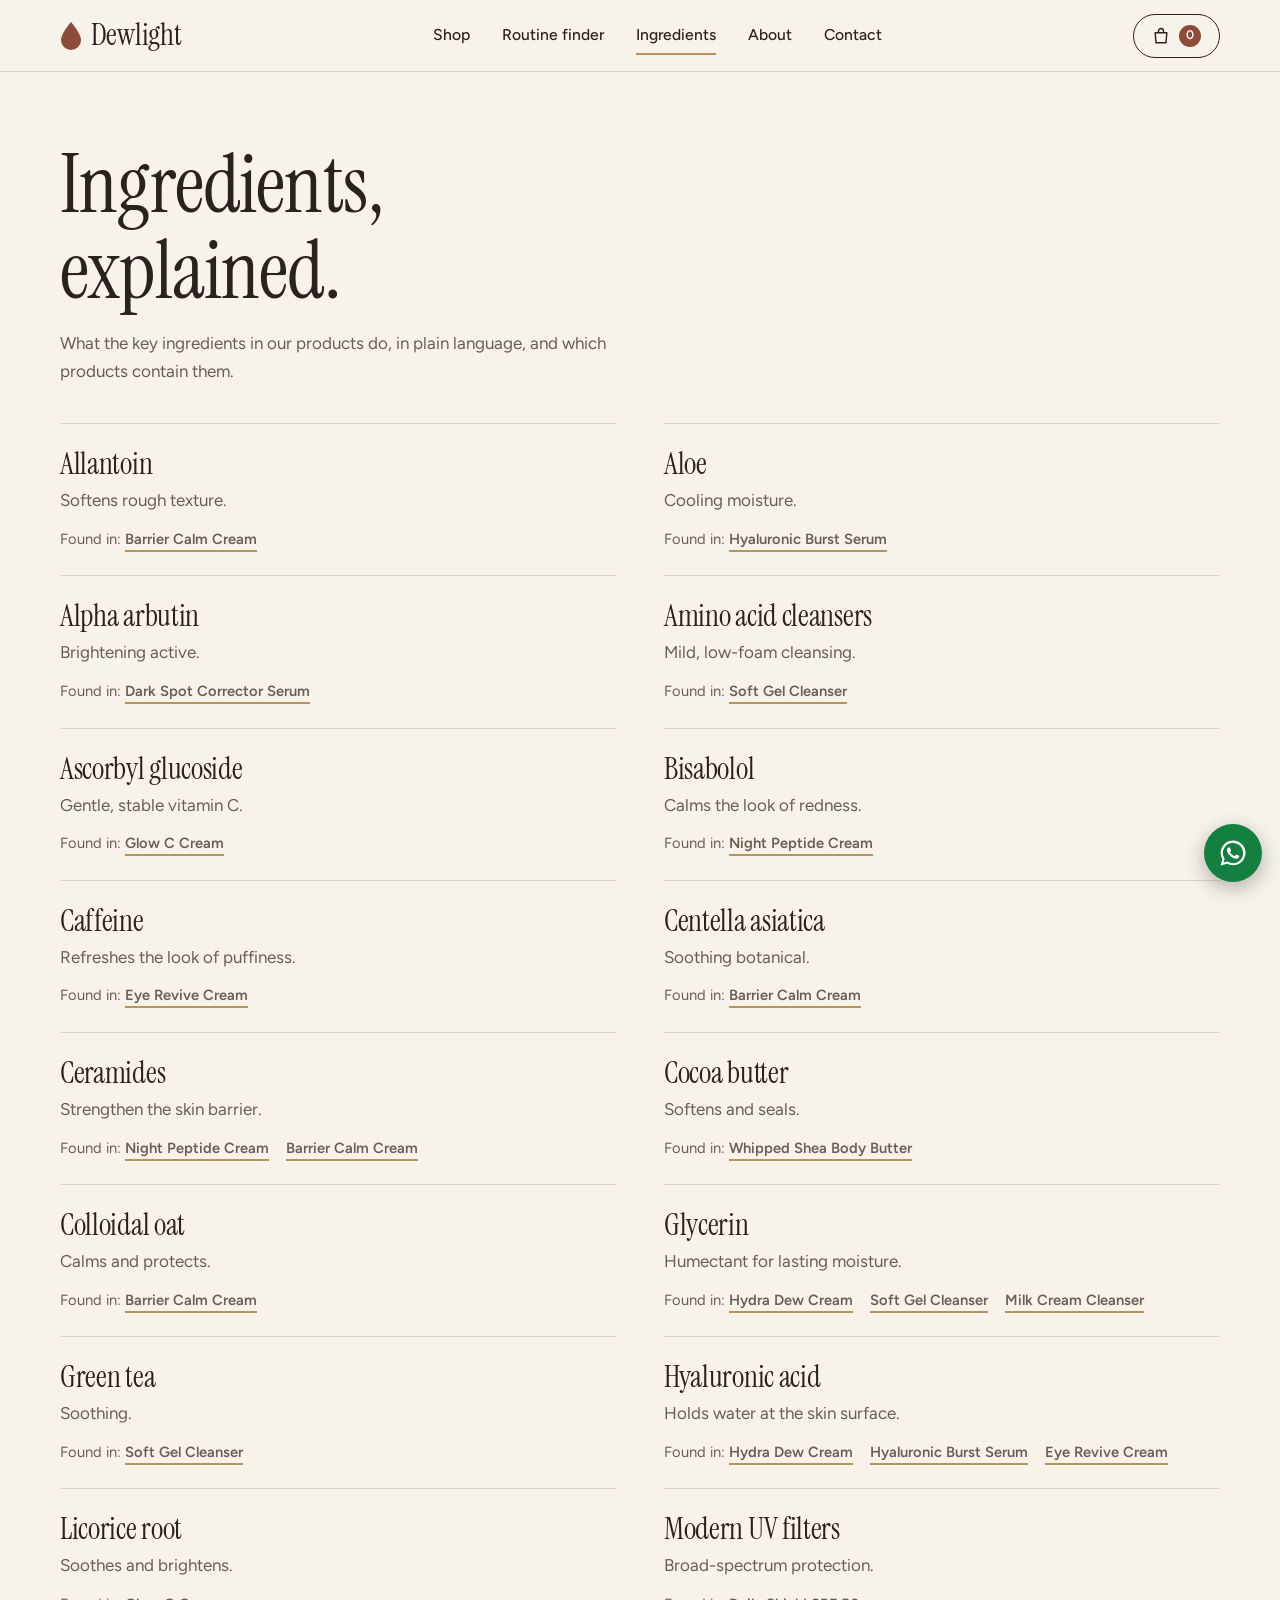
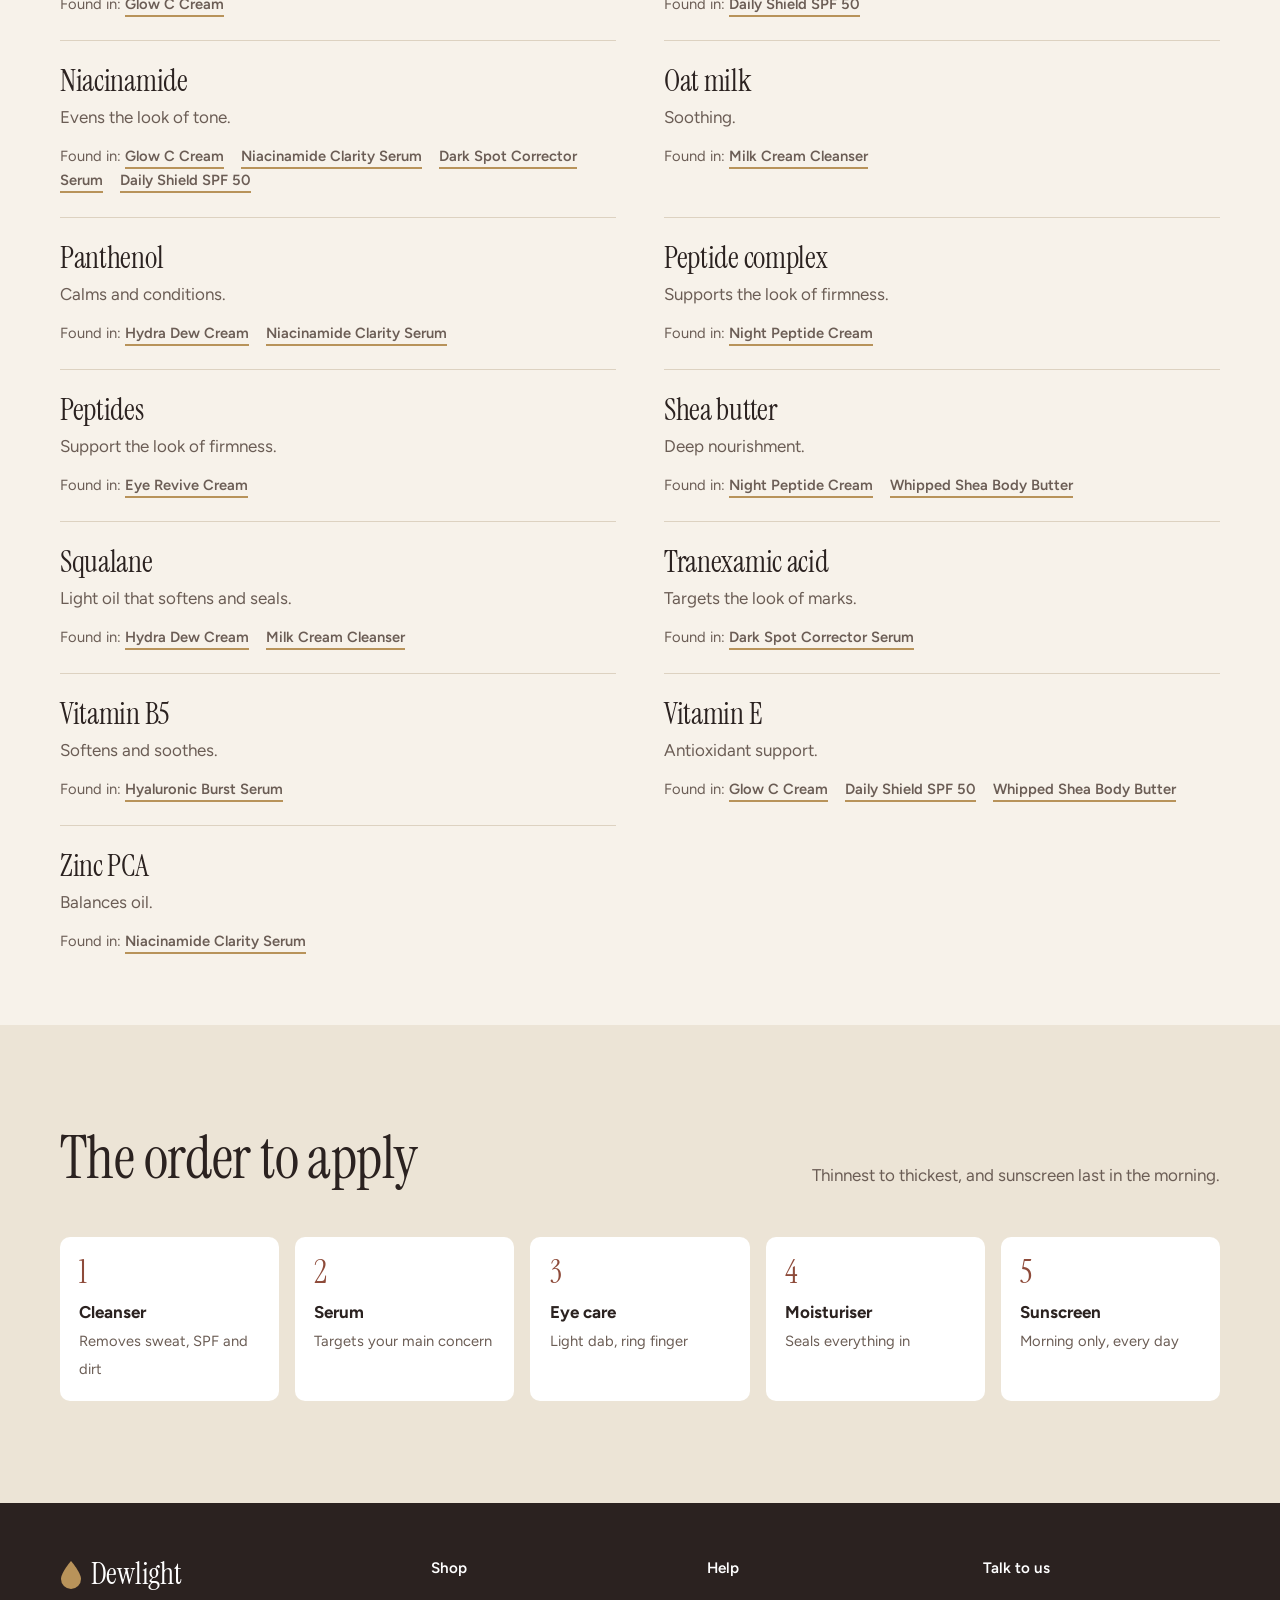
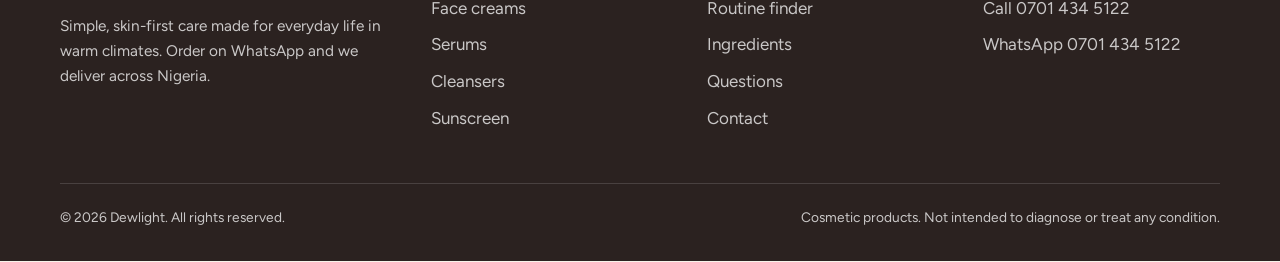
<file: dewlight-skincare/ingredients.html>
<!doctype html>
<html lang="en"><head><meta charset="utf-8"><meta name="viewport" content="width=device-width, initial-scale=1">
<title>Ingredients | Dewlight</title><meta name="description" content="A plain-language guide to the key ingredients in Dewlight skincare."><meta name="theme-color" content="#f7f2ea">
<meta property="og:title" content="Ingredients | Dewlight"><meta property="og:description" content="A plain-language guide to the key ingredients in Dewlight skincare."><meta property="og:type" content="website">
<link rel="icon" href="assets/favicon.svg" type="image/svg+xml"><link rel="preconnect" href="https://fonts.googleapis.com"><link rel="preconnect" href="https://fonts.gstatic.com" crossorigin><link href="https://fonts.googleapis.com/css2?family=Figtree:wght@400;500;600;700&family=Instrument+Serif:ital@0;1&display=swap" rel="stylesheet"><link rel="stylesheet" href="css/styles.css">
<script>document.documentElement.className+=' js'</script></head>
<body class="inner-page">
<a class="skip" href="#main">Skip to content</a>
<header class="site-header"><div class="wrap head-in">
  <a class="logo" href="index.html" aria-label="Dewlight home"><svg viewBox="0 0 22 28" aria-hidden="true"><path d="M11 0C11 0 1 11.5 1 18a10 10 0 0 0 20 0C21 11.5 11 0 11 0Z"/></svg>Dewlight</a>
  <nav class="nav" id="site-nav" aria-label="Main">
    <a href="shop.html">Shop</a><a href="routine.html">Routine finder</a><a href="ingredients.html" aria-current="page">Ingredients</a><a href="about.html">About</a><a href="contact.html">Contact</a>
  </nav>
  <div class="head-right"><button class="bag-btn" type="button" data-open-bag aria-label="Open bag"><svg viewBox="0 0 24 24" aria-hidden="true"><path d="M5 8h14l-1 12H6L5 8ZM9 8V6a3 3 0 0 1 6 0v2"/></svg><span class="n" data-bag-count>0</span></button>
  <button class="menu-btn" type="button" aria-expanded="false" aria-controls="site-nav" aria-label="Menu"><span></span></button></div>
</div></header>
<main id="main" class="inner">
<div class="wrap page-head"><h1>Ingredients, explained.</h1><p>What the key ingredients in our products do, in plain language, and which products contain them.</p></div>
<div class="wrap"><div class="iglist" id="iglist"></div></div>
<section class="section section--oat" style="margin-top:3rem"><div class="wrap"><div class="sec-head"><h2>The order to apply</h2><p>Thinnest to thickest, and sunscreen last in the morning.</p></div>
<div class="layers"><div class="layer"><b>Cleanser</b><span>Removes sweat, SPF and dirt</span></div><div class="layer"><b>Serum</b><span>Targets your main concern</span></div><div class="layer"><b>Eye care</b><span>Light dab, ring finger</span></div><div class="layer"><b>Moisturiser</b><span>Seals everything in</span></div><div class="layer"><b>Sunscreen</b><span>Morning only, every day</span></div></div></div></section>
</main>
<footer class="site-footer"><div class="wrap">
  <div class="foot">
    <div><a class="logo" href="index.html"><svg viewBox="0 0 22 28" aria-hidden="true"><path d="M11 0C11 0 1 11.5 1 18a10 10 0 0 0 20 0C21 11.5 11 0 11 0Z"/></svg>Dewlight</a><p>Simple, skin-first care made for everyday life in warm climates. Order on WhatsApp and we deliver across Nigeria.</p></div>
    <div><h4>Shop</h4><ul><li><a href="shop.html?cat=cream">Face creams</a></li><li><a href="shop.html?cat=serum">Serums</a></li><li><a href="shop.html?cat=cleanser">Cleansers</a></li><li><a href="shop.html?cat=sunscreen">Sunscreen</a></li></ul></div>
    <div><h4>Help</h4><ul><li><a href="routine.html">Routine finder</a></li><li><a href="ingredients.html">Ingredients</a></li><li><a href="about.html#faq">Questions</a></li><li><a href="contact.html">Contact</a></li></ul></div>
    <div><h4>Talk to us</h4><ul><li><a href="tel:+2347014345122">Call 0701 434 5122</a></li><li><a data-wa="Hello Dewlight, I need help choosing skincare." href="#">WhatsApp 0701 434 5122</a></li></ul></div>
  </div>
  <div class="legal"><span>&copy; <span id="year">2026</span> Dewlight. All rights reserved.</span><span>Cosmetic products. Not intended to diagnose or treat any condition.</span></div>
</div></footer>
<a class="wa-float" data-wa="Hello Dewlight, I need help choosing skincare." href="#" aria-label="Chat with us on WhatsApp"><svg viewBox="0 0 24 24" aria-hidden="true"><path fill="currentColor" stroke="none" d="M12.04 2a9.9 9.9 0 0 0-8.5 14.9L2 22l5.27-1.38A9.93 9.93 0 1 0 12.04 2Zm0 18.1a8.1 8.1 0 0 1-4.13-1.13l-.3-.18-3.13.82.84-3.05-.2-.31a8.1 8.1 0 1 1 6.92 3.85Zm4.45-6.06c-.24-.12-1.44-.71-1.66-.79-.22-.08-.38-.12-.54.12-.16.24-.62.79-.76.95-.14.16-.28.18-.52.06a6.6 6.6 0 0 1-1.94-1.2 7.3 7.3 0 0 1-1.34-1.67c-.14-.24-.01-.37.1-.49.11-.11.24-.28.36-.42.12-.14.16-.24.24-.4.08-.16.04-.3-.02-.42-.06-.12-.54-1.3-.74-1.78-.19-.46-.39-.4-.54-.41h-.46c-.16 0-.42.06-.64.3-.22.24-.84.82-.84 2s.86 2.32.98 2.48c.12.16 1.69 2.58 4.1 3.62.57.25 1.02.4 1.37.5.58.18 1.1.16 1.51.1.46-.07 1.44-.59 1.64-1.16.2-.57.2-1.06.14-1.16-.06-.1-.22-.16-.46-.28Z"/></svg></a>
<div class="scrim"></div>
<aside class="drawer" id="drawer" aria-hidden="true" aria-label="Shopping bag">
  <div class="d-head"><h2>Your bag</h2><button class="d-close" type="button" aria-label="Close bag">&times;</button></div>
  <div class="d-body" id="d-body"></div>
  <div class="d-foot" id="d-foot" hidden><div class="tot"><span>Total</span><span id="d-total"></span></div><p>Delivery is confirmed on WhatsApp. You pay after we agree the address and delivery fee.</p>
  <a class="btn btn--wa btn--block" id="d-order" href="#" target="_blank" rel="noopener"><svg viewBox="0 0 24 24" aria-hidden="true"><path fill="currentColor" stroke="none" d="M12.04 2a9.9 9.9 0 0 0-8.5 14.9L2 22l5.27-1.38A9.93 9.93 0 1 0 12.04 2Zm0 18.1a8.1 8.1 0 0 1-4.13-1.13l-.3-.18-3.13.82.84-3.05-.2-.31a8.1 8.1 0 1 1 6.92 3.85Zm4.45-6.06c-.24-.12-1.44-.71-1.66-.79-.22-.08-.38-.12-.54.12-.16.24-.62.79-.76.95-.14.16-.28.18-.52.06a6.6 6.6 0 0 1-1.94-1.2 7.3 7.3 0 0 1-1.34-1.67c-.14-.24-.01-.37.1-.49.11-.11.24-.28.36-.42.12-.14.16-.24.24-.4.08-.16.04-.3-.02-.42-.06-.12-.54-1.3-.74-1.78-.19-.46-.39-.4-.54-.41h-.46c-.16 0-.42.06-.64.3-.22.24-.84.82-.84 2s.86 2.32.98 2.48c.12.16 1.69 2.58 4.1 3.62.57.25 1.02.4 1.37.5.58.18 1.1.16 1.51.1.46-.07 1.44-.59 1.64-1.16.2-.57.2-1.06.14-1.16-.06-.1-.22-.16-.46-.28Z"/></svg>Order on WhatsApp</a></div>
</aside>
<div class="toast" id="toast" role="status"></div><div class="sr" id="live" aria-live="polite"></div>
<script src="js/data.js"></script><script src="js/main.js"></script><script src="js/ingredients.js"></script>
</body></html>
</file>
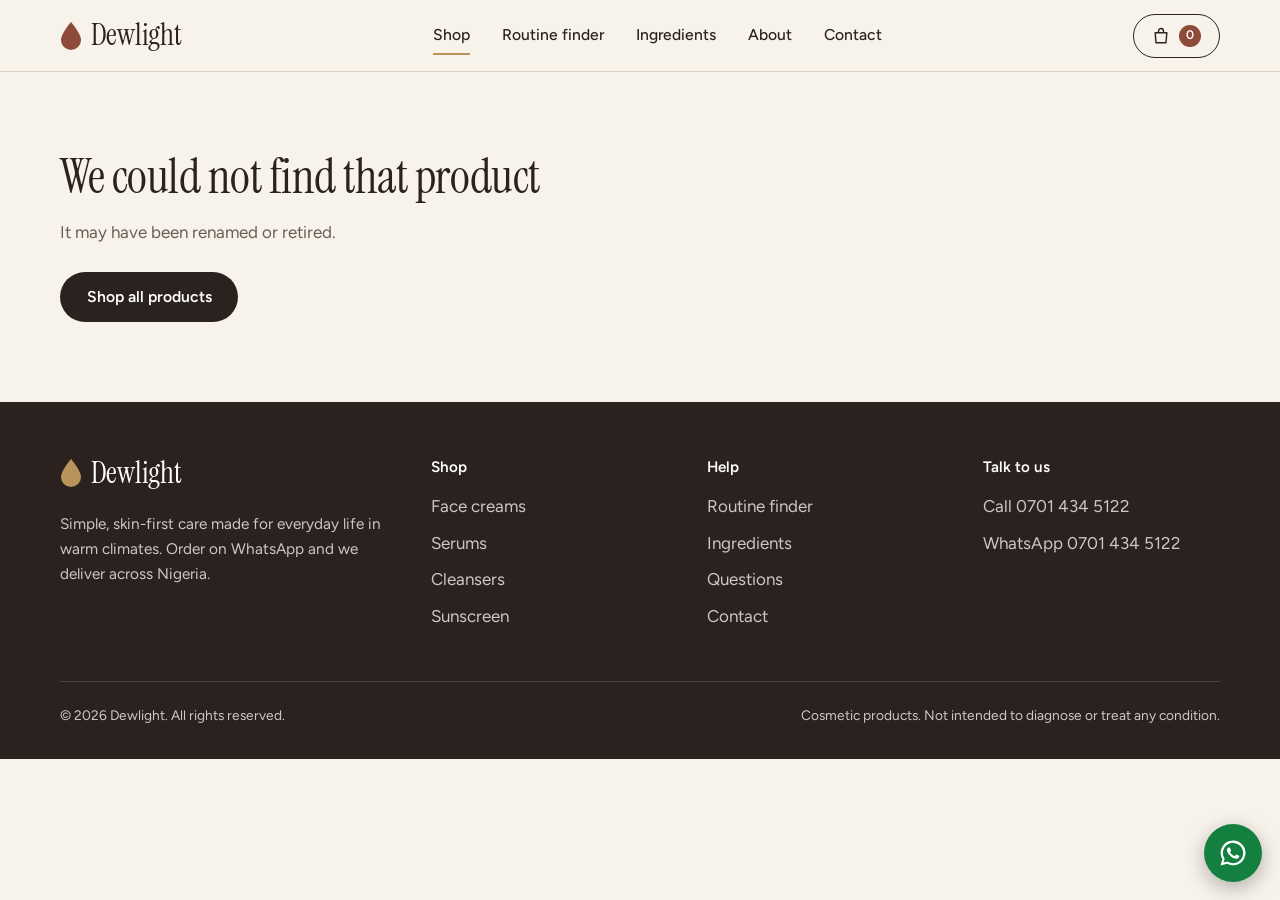
<file: dewlight-skincare/product.html>
<!doctype html>
<html lang="en"><head><meta charset="utf-8"><meta name="viewport" content="width=device-width, initial-scale=1">
<title>Product | Dewlight</title><meta name="description" content="Product details, ingredients and how to use."><meta name="theme-color" content="#f7f2ea">
<meta property="og:title" content="Product | Dewlight"><meta property="og:description" content="Product details, ingredients and how to use."><meta property="og:type" content="website">
<link rel="icon" href="assets/favicon.svg" type="image/svg+xml"><link rel="preconnect" href="https://fonts.googleapis.com"><link rel="preconnect" href="https://fonts.gstatic.com" crossorigin><link href="https://fonts.googleapis.com/css2?family=Figtree:wght@400;500;600;700&family=Instrument+Serif:ital@0;1&display=swap" rel="stylesheet"><link rel="stylesheet" href="css/styles.css">
<script>document.documentElement.className+=' js'</script></head>
<body class="inner-page">
<a class="skip" href="#main">Skip to content</a>
<header class="site-header"><div class="wrap head-in">
  <a class="logo" href="index.html" aria-label="Dewlight home"><svg viewBox="0 0 22 28" aria-hidden="true"><path d="M11 0C11 0 1 11.5 1 18a10 10 0 0 0 20 0C21 11.5 11 0 11 0Z"/></svg>Dewlight</a>
  <nav class="nav" id="site-nav" aria-label="Main">
    <a href="shop.html" aria-current="page">Shop</a><a href="routine.html">Routine finder</a><a href="ingredients.html">Ingredients</a><a href="about.html">About</a><a href="contact.html">Contact</a>
  </nav>
  <div class="head-right"><button class="bag-btn" type="button" data-open-bag aria-label="Open bag"><svg viewBox="0 0 24 24" aria-hidden="true"><path d="M5 8h14l-1 12H6L5 8ZM9 8V6a3 3 0 0 1 6 0v2"/></svg><span class="n" data-bag-count>0</span></button>
  <button class="menu-btn" type="button" aria-expanded="false" aria-controls="site-nav" aria-label="Menu"><span></span></button></div>
</div></header>
<main id="main" class="inner"><div class="wrap" id="app"></div></main>
<footer class="site-footer"><div class="wrap">
  <div class="foot">
    <div><a class="logo" href="index.html"><svg viewBox="0 0 22 28" aria-hidden="true"><path d="M11 0C11 0 1 11.5 1 18a10 10 0 0 0 20 0C21 11.5 11 0 11 0Z"/></svg>Dewlight</a><p>Simple, skin-first care made for everyday life in warm climates. Order on WhatsApp and we deliver across Nigeria.</p></div>
    <div><h4>Shop</h4><ul><li><a href="shop.html?cat=cream">Face creams</a></li><li><a href="shop.html?cat=serum">Serums</a></li><li><a href="shop.html?cat=cleanser">Cleansers</a></li><li><a href="shop.html?cat=sunscreen">Sunscreen</a></li></ul></div>
    <div><h4>Help</h4><ul><li><a href="routine.html">Routine finder</a></li><li><a href="ingredients.html">Ingredients</a></li><li><a href="about.html#faq">Questions</a></li><li><a href="contact.html">Contact</a></li></ul></div>
    <div><h4>Talk to us</h4><ul><li><a href="tel:+2347014345122">Call 0701 434 5122</a></li><li><a data-wa="Hello Dewlight, I need help choosing skincare." href="#">WhatsApp 0701 434 5122</a></li></ul></div>
  </div>
  <div class="legal"><span>&copy; <span id="year">2026</span> Dewlight. All rights reserved.</span><span>Cosmetic products. Not intended to diagnose or treat any condition.</span></div>
</div></footer>
<a class="wa-float" data-wa="Hello Dewlight, I need help choosing skincare." href="#" aria-label="Chat with us on WhatsApp"><svg viewBox="0 0 24 24" aria-hidden="true"><path fill="currentColor" stroke="none" d="M12.04 2a9.9 9.9 0 0 0-8.5 14.9L2 22l5.27-1.38A9.93 9.93 0 1 0 12.04 2Zm0 18.1a8.1 8.1 0 0 1-4.13-1.13l-.3-.18-3.13.82.84-3.05-.2-.31a8.1 8.1 0 1 1 6.92 3.85Zm4.45-6.06c-.24-.12-1.44-.71-1.66-.79-.22-.08-.38-.12-.54.12-.16.24-.62.79-.76.95-.14.16-.28.18-.52.06a6.6 6.6 0 0 1-1.94-1.2 7.3 7.3 0 0 1-1.34-1.67c-.14-.24-.01-.37.1-.49.11-.11.24-.28.36-.42.12-.14.16-.24.24-.4.08-.16.04-.3-.02-.42-.06-.12-.54-1.3-.74-1.78-.19-.46-.39-.4-.54-.41h-.46c-.16 0-.42.06-.64.3-.22.24-.84.82-.84 2s.86 2.32.98 2.48c.12.16 1.69 2.58 4.1 3.62.57.25 1.02.4 1.37.5.58.18 1.1.16 1.51.1.46-.07 1.44-.59 1.64-1.16.2-.57.2-1.06.14-1.16-.06-.1-.22-.16-.46-.28Z"/></svg></a>
<div class="scrim"></div>
<aside class="drawer" id="drawer" aria-hidden="true" aria-label="Shopping bag">
  <div class="d-head"><h2>Your bag</h2><button class="d-close" type="button" aria-label="Close bag">&times;</button></div>
  <div class="d-body" id="d-body"></div>
  <div class="d-foot" id="d-foot" hidden><div class="tot"><span>Total</span><span id="d-total"></span></div><p>Delivery is confirmed on WhatsApp. You pay after we agree the address and delivery fee.</p>
  <a class="btn btn--wa btn--block" id="d-order" href="#" target="_blank" rel="noopener"><svg viewBox="0 0 24 24" aria-hidden="true"><path fill="currentColor" stroke="none" d="M12.04 2a9.9 9.9 0 0 0-8.5 14.9L2 22l5.27-1.38A9.93 9.93 0 1 0 12.04 2Zm0 18.1a8.1 8.1 0 0 1-4.13-1.13l-.3-.18-3.13.82.84-3.05-.2-.31a8.1 8.1 0 1 1 6.92 3.85Zm4.45-6.06c-.24-.12-1.44-.71-1.66-.79-.22-.08-.38-.12-.54.12-.16.24-.62.79-.76.95-.14.16-.28.18-.52.06a6.6 6.6 0 0 1-1.94-1.2 7.3 7.3 0 0 1-1.34-1.67c-.14-.24-.01-.37.1-.49.11-.11.24-.28.36-.42.12-.14.16-.24.24-.4.08-.16.04-.3-.02-.42-.06-.12-.54-1.3-.74-1.78-.19-.46-.39-.4-.54-.41h-.46c-.16 0-.42.06-.64.3-.22.24-.84.82-.84 2s.86 2.32.98 2.48c.12.16 1.69 2.58 4.1 3.62.57.25 1.02.4 1.37.5.58.18 1.1.16 1.51.1.46-.07 1.44-.59 1.64-1.16.2-.57.2-1.06.14-1.16-.06-.1-.22-.16-.46-.28Z"/></svg>Order on WhatsApp</a></div>
</aside>
<div class="toast" id="toast" role="status"></div><div class="sr" id="live" aria-live="polite"></div>
<script src="js/data.js"></script><script src="js/main.js"></script><script src="js/product.js"></script>
</body></html>
</file>
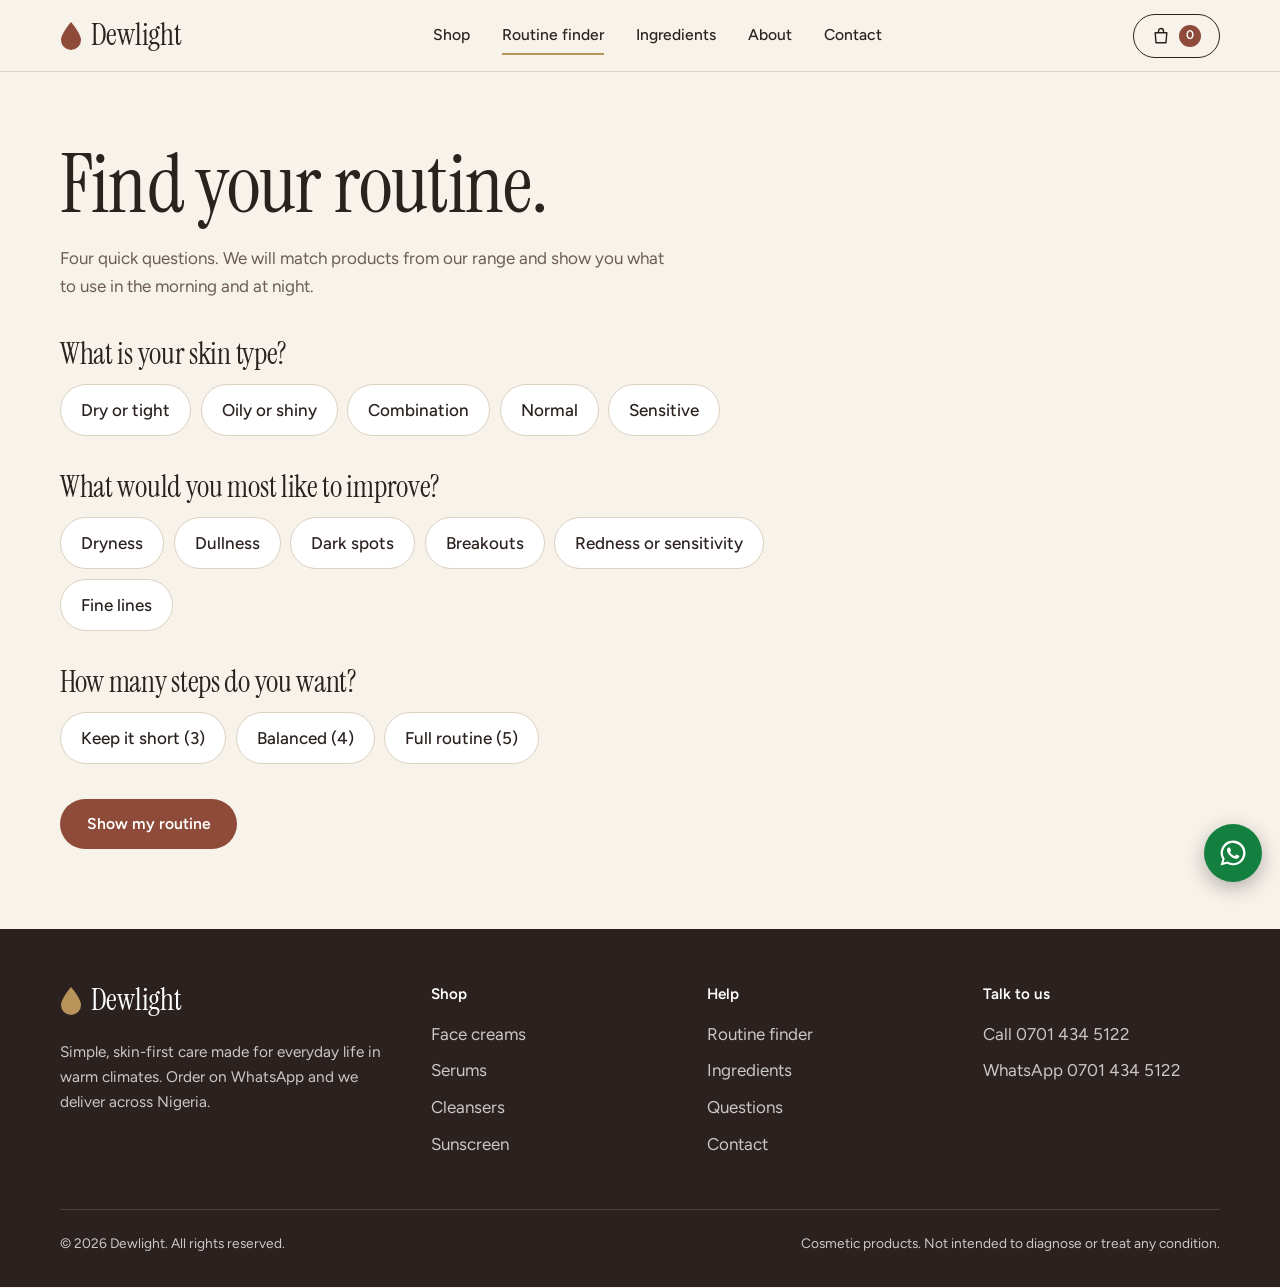
<file: dewlight-skincare/routine.html>
<!doctype html>
<html lang="en"><head><meta charset="utf-8"><meta name="viewport" content="width=device-width, initial-scale=1">
<title>Routine finder | Dewlight</title><meta name="description" content="Answer four questions and get a morning and evening skincare routine from our range."><meta name="theme-color" content="#f7f2ea">
<meta property="og:title" content="Routine finder | Dewlight"><meta property="og:description" content="Answer four questions and get a morning and evening skincare routine from our range."><meta property="og:type" content="website">
<link rel="icon" href="assets/favicon.svg" type="image/svg+xml"><link rel="preconnect" href="https://fonts.googleapis.com"><link rel="preconnect" href="https://fonts.gstatic.com" crossorigin><link href="https://fonts.googleapis.com/css2?family=Figtree:wght@400;500;600;700&family=Instrument+Serif:ital@0;1&display=swap" rel="stylesheet"><link rel="stylesheet" href="css/styles.css">
<script>document.documentElement.className+=' js'</script></head>
<body class="inner-page">
<a class="skip" href="#main">Skip to content</a>
<header class="site-header"><div class="wrap head-in">
  <a class="logo" href="index.html" aria-label="Dewlight home"><svg viewBox="0 0 22 28" aria-hidden="true"><path d="M11 0C11 0 1 11.5 1 18a10 10 0 0 0 20 0C21 11.5 11 0 11 0Z"/></svg>Dewlight</a>
  <nav class="nav" id="site-nav" aria-label="Main">
    <a href="shop.html">Shop</a><a href="routine.html" aria-current="page">Routine finder</a><a href="ingredients.html">Ingredients</a><a href="about.html">About</a><a href="contact.html">Contact</a>
  </nav>
  <div class="head-right"><button class="bag-btn" type="button" data-open-bag aria-label="Open bag"><svg viewBox="0 0 24 24" aria-hidden="true"><path d="M5 8h14l-1 12H6L5 8ZM9 8V6a3 3 0 0 1 6 0v2"/></svg><span class="n" data-bag-count>0</span></button>
  <button class="menu-btn" type="button" aria-expanded="false" aria-controls="site-nav" aria-label="Menu"><span></span></button></div>
</div></header>
<main id="main" class="inner">
<div class="wrap page-head"><h1>Find your routine.</h1><p>Four quick questions. We will match products from our range and show you what to use in the morning and at night.</p></div>
<div class="wrap" style="padding-bottom:5rem"><form class="quiz" id="quiz" onsubmit="return false">
  <div class="q"><h2>What is your skin type?</h2><div class="opts" data-name="skin">
    <label><input type="radio" name="skin" value="dry"><span>Dry or tight</span></label><label><input type="radio" name="skin" value="oily"><span>Oily or shiny</span></label><label><input type="radio" name="skin" value="combo"><span>Combination</span></label><label><input type="radio" name="skin" value="normal"><span>Normal</span></label><label><input type="radio" name="skin" value="sensitive"><span>Sensitive</span></label></div></div>
  <div class="q"><h2>What would you most like to improve?</h2><div class="opts">
    <label><input type="radio" name="concern" value="dryness"><span>Dryness</span></label><label><input type="radio" name="concern" value="dullness"><span>Dullness</span></label><label><input type="radio" name="concern" value="darkspots"><span>Dark spots</span></label><label><input type="radio" name="concern" value="breakouts"><span>Breakouts</span></label><label><input type="radio" name="concern" value="sensitivity"><span>Redness or sensitivity</span></label><label><input type="radio" name="concern" value="lines"><span>Fine lines</span></label></div></div>
  <div class="q"><h2>How many steps do you want?</h2><div class="opts">
    <label><input type="radio" name="steps" value="3"><span>Keep it short (3)</span></label><label><input type="radio" name="steps" value="4"><span>Balanced (4)</span></label><label><input type="radio" name="steps" value="5"><span>Full routine (5)</span></label></div></div>
  <button class="btn btn--clay" type="submit" id="go">Show my routine</button><p class="err" id="qerr" role="alert"></p>
</form>
<div class="result" id="result" hidden></div></div></main>
<footer class="site-footer"><div class="wrap">
  <div class="foot">
    <div><a class="logo" href="index.html"><svg viewBox="0 0 22 28" aria-hidden="true"><path d="M11 0C11 0 1 11.5 1 18a10 10 0 0 0 20 0C21 11.5 11 0 11 0Z"/></svg>Dewlight</a><p>Simple, skin-first care made for everyday life in warm climates. Order on WhatsApp and we deliver across Nigeria.</p></div>
    <div><h4>Shop</h4><ul><li><a href="shop.html?cat=cream">Face creams</a></li><li><a href="shop.html?cat=serum">Serums</a></li><li><a href="shop.html?cat=cleanser">Cleansers</a></li><li><a href="shop.html?cat=sunscreen">Sunscreen</a></li></ul></div>
    <div><h4>Help</h4><ul><li><a href="routine.html">Routine finder</a></li><li><a href="ingredients.html">Ingredients</a></li><li><a href="about.html#faq">Questions</a></li><li><a href="contact.html">Contact</a></li></ul></div>
    <div><h4>Talk to us</h4><ul><li><a href="tel:+2347014345122">Call 0701 434 5122</a></li><li><a data-wa="Hello Dewlight, I need help choosing skincare." href="#">WhatsApp 0701 434 5122</a></li></ul></div>
  </div>
  <div class="legal"><span>&copy; <span id="year">2026</span> Dewlight. All rights reserved.</span><span>Cosmetic products. Not intended to diagnose or treat any condition.</span></div>
</div></footer>
<a class="wa-float" data-wa="Hello Dewlight, I need help choosing skincare." href="#" aria-label="Chat with us on WhatsApp"><svg viewBox="0 0 24 24" aria-hidden="true"><path fill="currentColor" stroke="none" d="M12.04 2a9.9 9.9 0 0 0-8.5 14.9L2 22l5.27-1.38A9.93 9.93 0 1 0 12.04 2Zm0 18.1a8.1 8.1 0 0 1-4.13-1.13l-.3-.18-3.13.82.84-3.05-.2-.31a8.1 8.1 0 1 1 6.92 3.85Zm4.45-6.06c-.24-.12-1.44-.71-1.66-.79-.22-.08-.38-.12-.54.12-.16.24-.62.79-.76.95-.14.16-.28.18-.52.06a6.6 6.6 0 0 1-1.94-1.2 7.3 7.3 0 0 1-1.34-1.67c-.14-.24-.01-.37.1-.49.11-.11.24-.28.36-.42.12-.14.16-.24.24-.4.08-.16.04-.3-.02-.42-.06-.12-.54-1.3-.74-1.78-.19-.46-.39-.4-.54-.41h-.46c-.16 0-.42.06-.64.3-.22.24-.84.82-.84 2s.86 2.32.98 2.48c.12.16 1.69 2.58 4.1 3.62.57.25 1.02.4 1.37.5.58.18 1.1.16 1.51.1.46-.07 1.44-.59 1.64-1.16.2-.57.2-1.06.14-1.16-.06-.1-.22-.16-.46-.28Z"/></svg></a>
<div class="scrim"></div>
<aside class="drawer" id="drawer" aria-hidden="true" aria-label="Shopping bag">
  <div class="d-head"><h2>Your bag</h2><button class="d-close" type="button" aria-label="Close bag">&times;</button></div>
  <div class="d-body" id="d-body"></div>
  <div class="d-foot" id="d-foot" hidden><div class="tot"><span>Total</span><span id="d-total"></span></div><p>Delivery is confirmed on WhatsApp. You pay after we agree the address and delivery fee.</p>
  <a class="btn btn--wa btn--block" id="d-order" href="#" target="_blank" rel="noopener"><svg viewBox="0 0 24 24" aria-hidden="true"><path fill="currentColor" stroke="none" d="M12.04 2a9.9 9.9 0 0 0-8.5 14.9L2 22l5.27-1.38A9.93 9.93 0 1 0 12.04 2Zm0 18.1a8.1 8.1 0 0 1-4.13-1.13l-.3-.18-3.13.82.84-3.05-.2-.31a8.1 8.1 0 1 1 6.92 3.85Zm4.45-6.06c-.24-.12-1.44-.71-1.66-.79-.22-.08-.38-.12-.54.12-.16.24-.62.79-.76.95-.14.16-.28.18-.52.06a6.6 6.6 0 0 1-1.94-1.2 7.3 7.3 0 0 1-1.34-1.67c-.14-.24-.01-.37.1-.49.11-.11.24-.28.36-.42.12-.14.16-.24.24-.4.08-.16.04-.3-.02-.42-.06-.12-.54-1.3-.74-1.78-.19-.46-.39-.4-.54-.41h-.46c-.16 0-.42.06-.64.3-.22.24-.84.82-.84 2s.86 2.32.98 2.48c.12.16 1.69 2.58 4.1 3.62.57.25 1.02.4 1.37.5.58.18 1.1.16 1.51.1.46-.07 1.44-.59 1.64-1.16.2-.57.2-1.06.14-1.16-.06-.1-.22-.16-.46-.28Z"/></svg>Order on WhatsApp</a></div>
</aside>
<div class="toast" id="toast" role="status"></div><div class="sr" id="live" aria-live="polite"></div>
<script src="js/data.js"></script><script src="js/main.js"></script><script src="js/routine.js"></script>
</body></html>
</file>
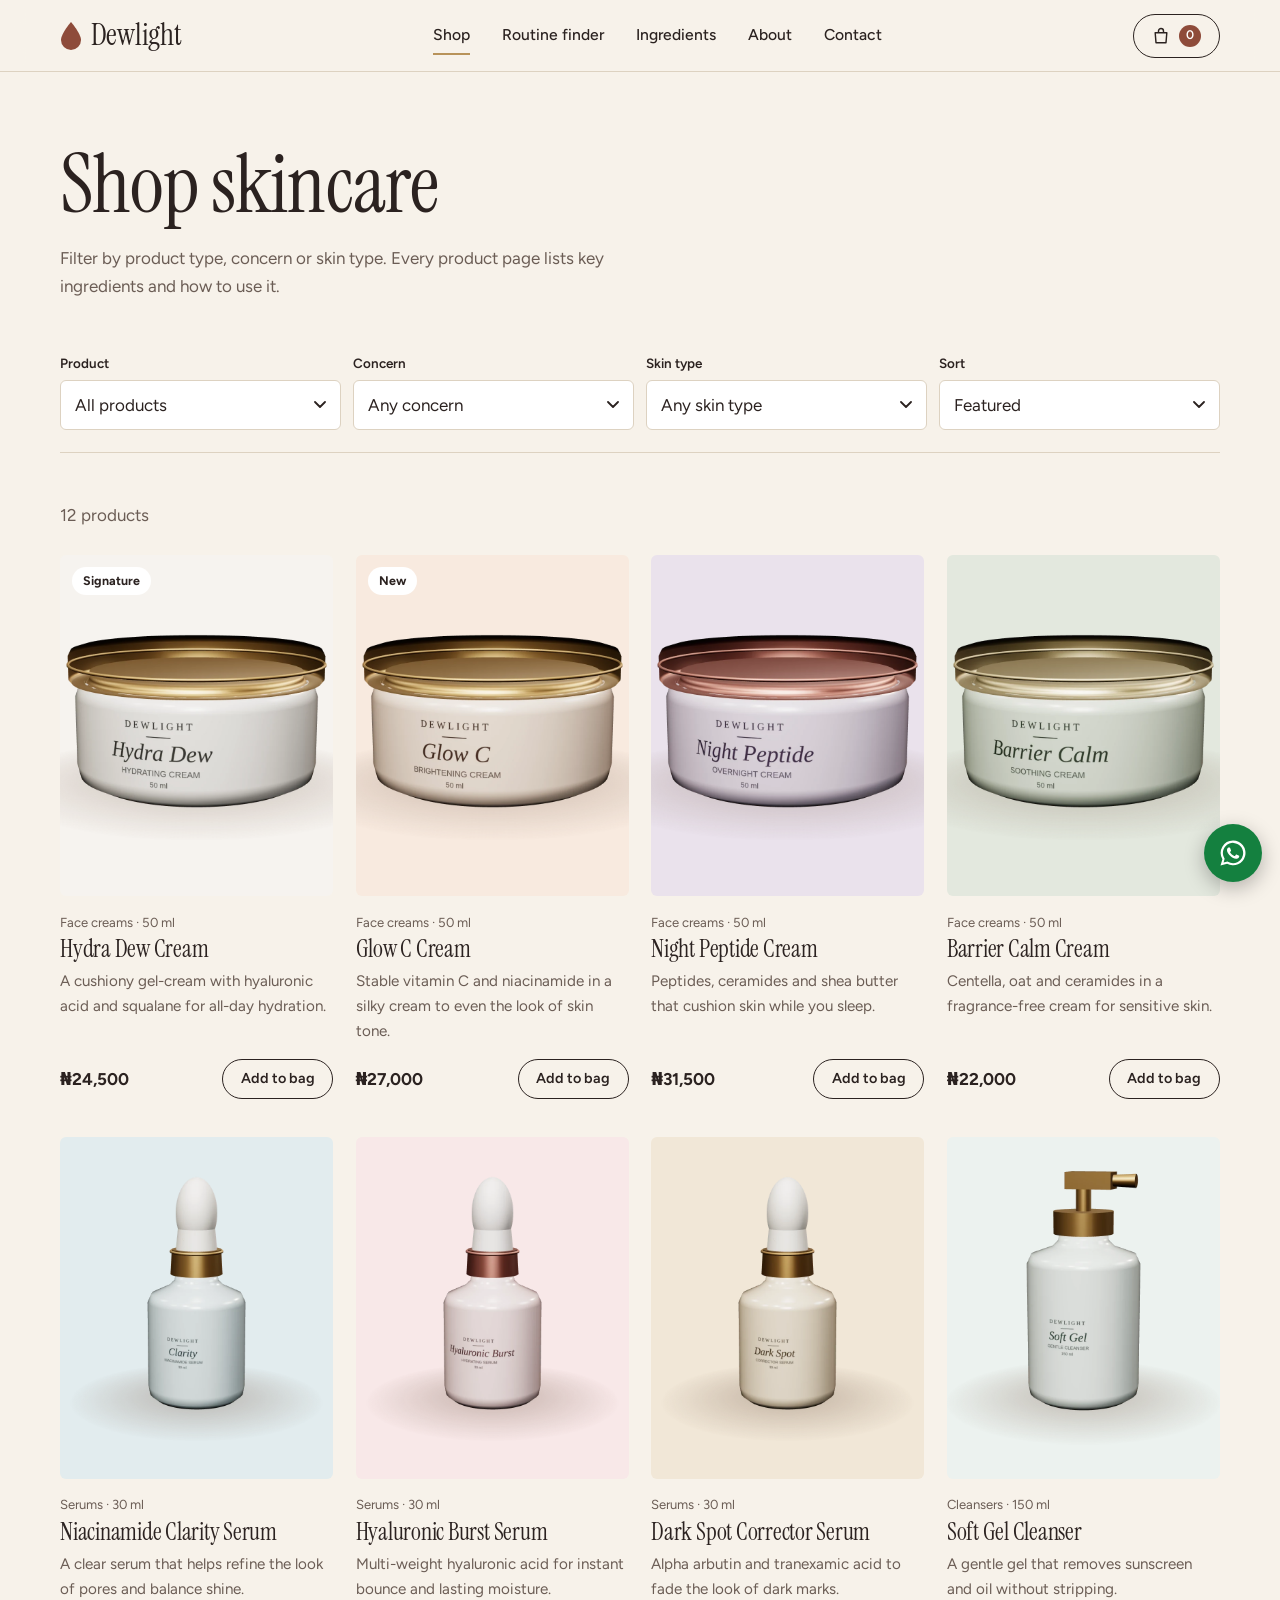
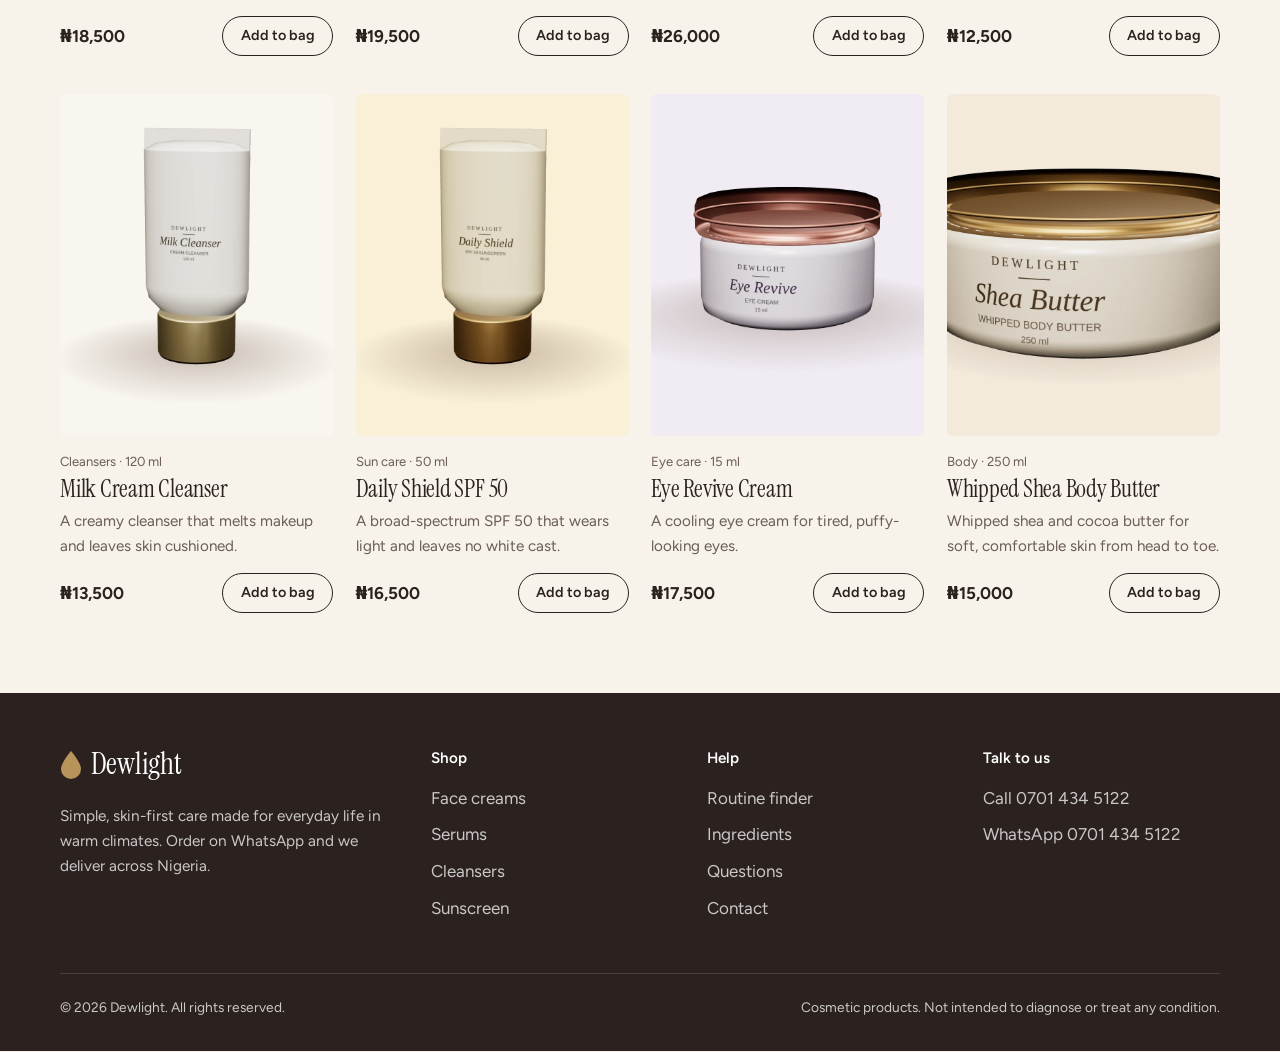
<file: dewlight-skincare/shop.html>
<!doctype html>
<html lang="en"><head><meta charset="utf-8"><meta name="viewport" content="width=device-width, initial-scale=1">
<title>Shop | Dewlight</title><meta name="description" content="Shop face creams, serums, cleansers, sunscreen, eye care and body care."><meta name="theme-color" content="#f7f2ea">
<meta property="og:title" content="Shop | Dewlight"><meta property="og:description" content="Shop face creams, serums, cleansers, sunscreen, eye care and body care."><meta property="og:type" content="website">
<link rel="icon" href="assets/favicon.svg" type="image/svg+xml"><link rel="preconnect" href="https://fonts.googleapis.com"><link rel="preconnect" href="https://fonts.gstatic.com" crossorigin><link href="https://fonts.googleapis.com/css2?family=Figtree:wght@400;500;600;700&family=Instrument+Serif:ital@0;1&display=swap" rel="stylesheet"><link rel="stylesheet" href="css/styles.css">
<script>document.documentElement.className+=' js'</script></head>
<body class="inner-page">
<a class="skip" href="#main">Skip to content</a>
<header class="site-header"><div class="wrap head-in">
  <a class="logo" href="index.html" aria-label="Dewlight home"><svg viewBox="0 0 22 28" aria-hidden="true"><path d="M11 0C11 0 1 11.5 1 18a10 10 0 0 0 20 0C21 11.5 11 0 11 0Z"/></svg>Dewlight</a>
  <nav class="nav" id="site-nav" aria-label="Main">
    <a href="shop.html" aria-current="page">Shop</a><a href="routine.html">Routine finder</a><a href="ingredients.html">Ingredients</a><a href="about.html">About</a><a href="contact.html">Contact</a>
  </nav>
  <div class="head-right"><button class="bag-btn" type="button" data-open-bag aria-label="Open bag"><svg viewBox="0 0 24 24" aria-hidden="true"><path d="M5 8h14l-1 12H6L5 8ZM9 8V6a3 3 0 0 1 6 0v2"/></svg><span class="n" data-bag-count>0</span></button>
  <button class="menu-btn" type="button" aria-expanded="false" aria-controls="site-nav" aria-label="Menu"><span></span></button></div>
</div></header>
<main id="main" class="inner">
<div class="wrap page-head"><h1 id="st">Shop skincare</h1><p>Filter by product type, concern or skin type. Every product page lists key ingredients and how to use it.</p></div>
<div class="wrap">
  <form class="filters" id="f" onsubmit="return false">
    <label class="field"><span>Product</span><select name="cat"><option value="">All products</option></select></label>
    <label class="field"><span>Concern</span><select name="concern"><option value="">Any concern</option></select></label>
    <label class="field"><span>Skin type</span><select name="skin"><option value="">Any skin type</option><option value="dry">Dry</option><option value="oily">Oily</option><option value="combo">Combination</option><option value="normal">Normal</option><option value="sensitive">Sensitive</option></select></label>
    <label class="field"><span>Sort</span><select name="sort"><option value="">Featured</option><option value="low">Price, low to high</option><option value="high">Price, high to low</option></select></label>
  </form>
  <div class="chips" id="chips"></div>
  <p class="count-line"><span id="count">0</span> products</p>
  <div class="grid" id="results" style="padding-bottom:5rem"></div>
</div></main>
<footer class="site-footer"><div class="wrap">
  <div class="foot">
    <div><a class="logo" href="index.html"><svg viewBox="0 0 22 28" aria-hidden="true"><path d="M11 0C11 0 1 11.5 1 18a10 10 0 0 0 20 0C21 11.5 11 0 11 0Z"/></svg>Dewlight</a><p>Simple, skin-first care made for everyday life in warm climates. Order on WhatsApp and we deliver across Nigeria.</p></div>
    <div><h4>Shop</h4><ul><li><a href="shop.html?cat=cream">Face creams</a></li><li><a href="shop.html?cat=serum">Serums</a></li><li><a href="shop.html?cat=cleanser">Cleansers</a></li><li><a href="shop.html?cat=sunscreen">Sunscreen</a></li></ul></div>
    <div><h4>Help</h4><ul><li><a href="routine.html">Routine finder</a></li><li><a href="ingredients.html">Ingredients</a></li><li><a href="about.html#faq">Questions</a></li><li><a href="contact.html">Contact</a></li></ul></div>
    <div><h4>Talk to us</h4><ul><li><a href="tel:+2347014345122">Call 0701 434 5122</a></li><li><a data-wa="Hello Dewlight, I need help choosing skincare." href="#">WhatsApp 0701 434 5122</a></li></ul></div>
  </div>
  <div class="legal"><span>&copy; <span id="year">2026</span> Dewlight. All rights reserved.</span><span>Cosmetic products. Not intended to diagnose or treat any condition.</span></div>
</div></footer>
<a class="wa-float" data-wa="Hello Dewlight, I need help choosing skincare." href="#" aria-label="Chat with us on WhatsApp"><svg viewBox="0 0 24 24" aria-hidden="true"><path fill="currentColor" stroke="none" d="M12.04 2a9.9 9.9 0 0 0-8.5 14.9L2 22l5.27-1.38A9.93 9.93 0 1 0 12.04 2Zm0 18.1a8.1 8.1 0 0 1-4.13-1.13l-.3-.18-3.13.82.84-3.05-.2-.31a8.1 8.1 0 1 1 6.92 3.85Zm4.45-6.06c-.24-.12-1.44-.71-1.66-.79-.22-.08-.38-.12-.54.12-.16.24-.62.79-.76.95-.14.16-.28.18-.52.06a6.6 6.6 0 0 1-1.94-1.2 7.3 7.3 0 0 1-1.34-1.67c-.14-.24-.01-.37.1-.49.11-.11.24-.28.36-.42.12-.14.16-.24.24-.4.08-.16.04-.3-.02-.42-.06-.12-.54-1.3-.74-1.78-.19-.46-.39-.4-.54-.41h-.46c-.16 0-.42.06-.64.3-.22.24-.84.82-.84 2s.86 2.32.98 2.48c.12.16 1.69 2.58 4.1 3.62.57.25 1.02.4 1.37.5.58.18 1.1.16 1.51.1.46-.07 1.44-.59 1.64-1.16.2-.57.2-1.06.14-1.16-.06-.1-.22-.16-.46-.28Z"/></svg></a>
<div class="scrim"></div>
<aside class="drawer" id="drawer" aria-hidden="true" aria-label="Shopping bag">
  <div class="d-head"><h2>Your bag</h2><button class="d-close" type="button" aria-label="Close bag">&times;</button></div>
  <div class="d-body" id="d-body"></div>
  <div class="d-foot" id="d-foot" hidden><div class="tot"><span>Total</span><span id="d-total"></span></div><p>Delivery is confirmed on WhatsApp. You pay after we agree the address and delivery fee.</p>
  <a class="btn btn--wa btn--block" id="d-order" href="#" target="_blank" rel="noopener"><svg viewBox="0 0 24 24" aria-hidden="true"><path fill="currentColor" stroke="none" d="M12.04 2a9.9 9.9 0 0 0-8.5 14.9L2 22l5.27-1.38A9.93 9.93 0 1 0 12.04 2Zm0 18.1a8.1 8.1 0 0 1-4.13-1.13l-.3-.18-3.13.82.84-3.05-.2-.31a8.1 8.1 0 1 1 6.92 3.85Zm4.45-6.06c-.24-.12-1.44-.71-1.66-.79-.22-.08-.38-.12-.54.12-.16.24-.62.79-.76.95-.14.16-.28.18-.52.06a6.6 6.6 0 0 1-1.94-1.2 7.3 7.3 0 0 1-1.34-1.67c-.14-.24-.01-.37.1-.49.11-.11.24-.28.36-.42.12-.14.16-.24.24-.4.08-.16.04-.3-.02-.42-.06-.12-.54-1.3-.74-1.78-.19-.46-.39-.4-.54-.41h-.46c-.16 0-.42.06-.64.3-.22.24-.84.82-.84 2s.86 2.32.98 2.48c.12.16 1.69 2.58 4.1 3.62.57.25 1.02.4 1.37.5.58.18 1.1.16 1.51.1.46-.07 1.44-.59 1.64-1.16.2-.57.2-1.06.14-1.16-.06-.1-.22-.16-.46-.28Z"/></svg>Order on WhatsApp</a></div>
</aside>
<div class="toast" id="toast" role="status"></div><div class="sr" id="live" aria-live="polite"></div>
<script src="js/data.js"></script><script src="js/main.js"></script><script src="js/shop.js"></script>
</body></html>
</file>
<file: dewlight-skincare/css/styles.css>
/* ==========================================================================
   Dewlight skincare
   Warm ivory and clay, with a different pastel for each cream in the hero.
   ========================================================================== */
:root {
  --ivory: #f7f2ea; --oat: #ece4d6; --line: #ddd2c1; --ink: #2b2220; --muted: #6b5d55;
  --clay: #8e4b3a; --clay-d: #733b2d; --gold: #b8935a; --wa: #14803f; --wa-d: #0f6a33;
  --serif: 'Instrument Serif', 'Iowan Old Style', Georgia, serif;
  --sans: 'Figtree', system-ui, -apple-system, 'Segoe UI', Roboto, Helvetica, Arial, sans-serif;
  --gut: clamp(20px, 5vw, 60px); --max: 1280px; --head: 72px; --r: 6px;
}
*, *::before, *::after { box-sizing: border-box; }
body { margin: 0; background: var(--ivory); color: var(--ink); font: 400 1.0625rem/1.65 var(--sans); -webkit-font-smoothing: antialiased; }
img, svg, canvas { display: block; max-width: 100%; }
a { color: inherit; } button, input, select, textarea { font: inherit; color: inherit; } button { cursor: pointer; }
h1, h2, h3 { font-family: var(--serif); font-weight: 400; letter-spacing: -.01em; line-height: 1.04; margin: 0; }
p { margin: 0; } ul, ol { margin: 0; padding: 0; list-style: none; } [hidden] { display: none !important; }
:focus-visible { outline: 3px solid var(--gold); outline-offset: 3px; border-radius: 3px; }
.sr { position: absolute; width: 1px; height: 1px; overflow: hidden; clip: rect(0 0 0 0); white-space: nowrap; }
.skip { position: absolute; left: 12px; top: -60px; z-index: 100; background: var(--ink); color: #fff; padding: 10px 16px; border-radius: var(--r); } .skip:focus { top: 12px; }
.wrap { width: min(100% - 2 * var(--gut), var(--max)); margin-inline: auto; }
.eyebrow { font-size: .88rem; font-weight: 600; color: var(--clay); letter-spacing: .02em; }

/* buttons */
.btn { display: inline-flex; align-items: center; justify-content: center; gap: .55rem; min-height: 50px; padding: 0 1.6rem; border: 1px solid transparent; border-radius: 999px; background: var(--ink); color: #fff; font-weight: 600; font-size: .98rem; text-decoration: none; transition: background .2s, color .2s, border-color .2s; white-space: nowrap; }
.btn:hover { background: var(--clay); }
.btn svg { width: 20px; height: 20px; fill: none; stroke: currentColor; stroke-width: 1.7; stroke-linecap: round; stroke-linejoin: round; }
.btn--clay { background: var(--clay); } .btn--clay:hover { background: var(--clay-d); }
.btn--wa { background: var(--wa); } .btn--wa:hover { background: var(--wa-d); }
.btn--ghost { background: transparent; color: var(--ink); border-color: var(--ink); } .btn--ghost:hover { background: var(--ink); color: #fff; }
.btn--sm { min-height: 42px; padding: 0 1.15rem; font-size: .92rem; } .btn--block { width: 100%; }
.link { font-weight: 600; text-decoration: none; border-bottom: 2px solid var(--gold); padding-bottom: 2px; } .link:hover { border-color: var(--clay); }

/* header */
.site-header { position: fixed; inset: 0 0 auto; height: var(--head); z-index: 50; transition: background .25s, border-color .25s; border-bottom: 1px solid transparent; }
.site-header.is-solid, .inner-page .site-header { background: rgba(247, 242, 234, .92); backdrop-filter: blur(12px); -webkit-backdrop-filter: blur(12px); border-color: var(--line); }
.head-in { height: 100%; display: flex; align-items: center; justify-content: space-between; gap: 1.5rem; }
.logo { display: inline-flex; align-items: center; gap: .55rem; text-decoration: none; font: 400 1.9rem/1 var(--serif); letter-spacing: -.01em; }
.logo svg { width: 22px; height: 28px; fill: var(--clay); }
.nav { display: flex; align-items: center; gap: 2rem; }
.nav a:not(.btn) { text-decoration: none; font-weight: 500; font-size: .98rem; padding: 6px 0; border-bottom: 2px solid transparent; }
.nav a:not(.btn):hover, .nav a[aria-current="page"] { border-color: var(--gold); }
.bag-btn { position: relative; display: inline-flex; align-items: center; gap: .5rem; border: 1px solid var(--ink); background: transparent; border-radius: 999px; min-height: 44px; padding: 0 1.1rem; font-weight: 600; font-size: .95rem; }
.bag-btn svg { width: 20px; height: 20px; fill: none; stroke: currentColor; stroke-width: 1.7; stroke-linecap: round; stroke-linejoin: round; }
.bag-btn .n { display: inline-grid; place-items: center; min-width: 22px; height: 22px; padding: 0 6px; border-radius: 999px; background: var(--clay); color: #fff; font-size: .78rem; }
.menu-btn { display: none; width: 46px; height: 46px; border: 0; background: none; }
.menu-btn span, .menu-btn span::before, .menu-btn span::after { display: block; width: 24px; height: 2px; background: currentColor; position: relative; margin: auto; transition: transform .25s, background .25s; }
.menu-btn span::before, .menu-btn span::after { content: ''; position: absolute; left: 0; } .menu-btn span::before { top: -7px; } .menu-btn span::after { top: 7px; }
.menu-open .menu-btn span { background: transparent; } .menu-open .menu-btn span::before { transform: translateY(7px) rotate(45deg); } .menu-open .menu-btn span::after { transform: translateY(-7px) rotate(-45deg); }
.head-right { display: flex; align-items: center; gap: .6rem; }
@media (max-width: 920px) {
  .menu-btn { display: block; }
  .nav { position: fixed; inset: var(--head) 0 0 0; flex-direction: column; align-items: stretch; gap: 0; padding: 1rem var(--gut) 2rem; background: var(--ivory); opacity: 0; visibility: hidden; transform: translateY(-8px); transition: opacity .2s, transform .2s, visibility .2s; overflow-y: auto; }
  .menu-open .nav { opacity: 1; visibility: visible; transform: none; } .menu-open { overflow: hidden; }
  .menu-open .site-header { background: var(--ivory); }
  .nav a:not(.btn) { font: 400 2rem/1 var(--serif); padding: 1.1rem 0; border-bottom: 1px solid var(--line); }
}

/* hero */
.hero { position: relative; }
.js .hero { height: 640vh; height: 640svh; }
.stage { position: sticky; top: 0; height: 100vh; height: 100svh; overflow: hidden; background: #cfe3dc; }
.hero canvas { position: absolute; inset: 0; width: 100%; height: 100%; opacity: 0; transition: opacity .8s; }
.hero.is-ready canvas { opacity: 1; }
.poster { display: none; position: absolute; right: 8%; top: 18%; height: 66%; width: auto; object-fit: contain; }
.no-gl .poster { display: block; } .no-gl canvas { display: none; }
.copy { position: absolute; left: var(--gut); right: var(--gut); top: 0; bottom: 0; max-width: var(--max); margin-inline: auto; pointer-events: none; }
.chap { position: absolute; left: 0; top: 50%; width: min(100%, 36rem); transform: translateY(calc(-46% + 22px)); opacity: 0; transition: opacity .6s ease, transform .6s ease; }
.chap.is-on { opacity: 1; transform: translateY(-46%); pointer-events: auto; }
.chap .eyebrow { display: block; margin-bottom: 1rem; color: var(--accent, var(--clay)); }
.chap h1, .chap h2 { font-size: clamp(3rem, 7.2vw, 6.4rem); line-height: .95; letter-spacing: -.02em; text-wrap: balance; }
.chap p { margin-top: 1.3rem; max-width: 27rem; font-size: clamp(1.02rem, 1.4vw, 1.18rem); color: #4a3d37; }
.chap .row { display: flex; flex-wrap: wrap; align-items: center; gap: 1rem; margin-top: 1.8rem; }
.chap .price { font: 400 1.6rem/1 var(--serif); }
.dots { position: absolute; left: 50%; bottom: 26px; transform: translateX(-50%); display: flex; gap: .4rem; padding: 6px; border-radius: 999px; background: rgba(255, 255, 255, .55); backdrop-filter: blur(8px); -webkit-backdrop-filter: blur(8px); }
.dots button { border: 0; background: none; padding: 8px 14px; border-radius: 999px; font-size: .86rem; font-weight: 600; color: #5a4a42; }
.dots button[aria-current="true"] { background: var(--ink); color: #fff; }
.cue { position: absolute; left: var(--gut); bottom: 30px; display: flex; align-items: center; gap: .7rem; font-size: .9rem; color: #5a4a42; transition: opacity .4s; }
.cue::before { content: ''; width: 1px; height: 28px; background: linear-gradient(var(--clay), transparent); animation: cue 1.8s ease-in-out infinite; }
@keyframes cue { 0% { transform: scaleY(0); transform-origin: top; } 50% { transform: scaleY(1); transform-origin: top; } 51% { transform-origin: bottom; } 100% { transform: scaleY(0); transform-origin: bottom; } }
.skip-link { position: absolute; right: var(--gut); bottom: 36px; font-size: .9rem; color: #5a4a42; }
@media (max-width: 920px) {
  .chap { top: auto; bottom: 96px; transform: translateY(22px); width: 100%; } .chap.is-on { transform: none; }
  .chap h1, .chap h2 { font-size: clamp(2.5rem, 12vw, 3.6rem); } .chap p { margin-top: .8rem; font-size: 1rem; }
  .chap .row { margin-top: 1.1rem; } .cue, .skip-link { display: none; } .dots { bottom: 18px; } .dots button { padding: 8px 10px; font-size: .8rem; }
}

/* sections */
.section { padding: clamp(3.5rem, 8vw, 6.5rem) 0; } .section--oat { background: var(--oat); } .section--ink { background: var(--ink); color: #fff; }
.sec-head { display: flex; justify-content: space-between; align-items: end; gap: 2rem; flex-wrap: wrap; margin-bottom: clamp(1.8rem, 4vw, 3rem); }
.sec-head h2 { font-size: clamp(2.2rem, 4.6vw, 3.8rem); max-width: 18ch; text-wrap: balance; }
.sec-head p { color: var(--muted); max-width: 28rem; } .section--ink .sec-head p { color: rgba(255, 255, 255, .72); }
.pillars { display: grid; grid-template-columns: repeat(3, 1fr); gap: 2.5rem; }
.pillar { border-top: 1px solid var(--ink); padding-top: 1.2rem; } .pillar h3 { font-size: 1.9rem; } .pillar p { margin-top: .7rem; color: var(--muted); }
@media (max-width: 800px) { .pillars { grid-template-columns: 1fr; gap: 1.8rem; } }

/* concerns */
.concerns { display: grid; grid-template-columns: repeat(3, 1fr); gap: 1px; background: var(--line); border: 1px solid var(--line); }
.concern { display: flex; justify-content: space-between; align-items: center; padding: 1.6rem 1.5rem; background: var(--ivory); text-decoration: none; transition: background .2s; }
.concern:hover { background: #fff; } .concern h3 { font-size: 1.8rem; } .concern span { font-size: .92rem; color: var(--muted); }
.concern svg { width: 22px; height: 22px; fill: none; stroke: var(--clay); stroke-width: 1.8; stroke-linecap: round; stroke-linejoin: round; transition: transform .2s; } .concern:hover svg { transform: translateX(5px); }
@media (max-width: 800px) { .concerns { grid-template-columns: 1fr 1fr; } } @media (max-width: 480px) { .concerns { grid-template-columns: 1fr; } }

/* product cards */
.grid { display: grid; grid-template-columns: repeat(4, minmax(0, 1fr)); gap: 2.4rem 1.4rem; }
.grid--3 { grid-template-columns: repeat(3, minmax(0, 1fr)); }
@media (max-width: 1100px) { .grid, .grid--3 { grid-template-columns: repeat(3, minmax(0, 1fr)); } } @media (max-width: 800px) { .grid, .grid--3 { grid-template-columns: repeat(2, minmax(0, 1fr)); gap: 2rem 1rem; } }
.pcard { position: relative; display: flex; flex-direction: column; }
.pimg { position: relative; display: block; aspect-ratio: 4 / 5; border-radius: var(--r); overflow: hidden; background: color-mix(in srgb, var(--tint, #e9e1d3) 55%, #fff); }
.pimg img { width: 100%; height: 100%; object-fit: cover; transition: transform .6s ease; } .pcard:hover .pimg img { transform: scale(1.04); }
.ptag { position: absolute; left: 12px; top: 12px; padding: 4px 11px; border-radius: 999px; background: #fff; font-size: .78rem; font-weight: 700; }
.pbody { padding-top: .95rem; display: flex; flex-direction: column; flex: 1; }
.pcat { font-size: .82rem; color: var(--muted); } .pname { font: 400 1.5rem/1.1 var(--serif); margin-top: .2rem; } .pname a { text-decoration: none; } .pname a::after { content: ''; position: absolute; inset: 0; z-index: 1; }
.pshort { margin-top: .4rem; color: var(--muted); font-size: .95rem; flex: 1; }
.pfoot { display: flex; align-items: center; justify-content: space-between; margin-top: .9rem; gap: .5rem; } .pprice { font-weight: 700; }
.add { position: relative; z-index: 2; min-height: 40px; padding: 0 1.1rem; border: 1px solid var(--ink); border-radius: 999px; background: transparent; font-weight: 600; font-size: .9rem; transition: background .2s, color .2s; } .add:hover { background: var(--ink); color: #fff; }

/* feature split */
.split { display: grid; grid-template-columns: 1fr 1fr; gap: clamp(2rem, 6vw, 6rem); align-items: center; }
.split h2 { font-size: clamp(2.2rem, 4.6vw, 3.8rem); text-wrap: balance; } .split p { margin-top: 1.1rem; color: var(--muted); max-width: 32rem; } .section--ink .split p { color: rgba(255, 255, 255, .75); }
.split .row { display: flex; flex-wrap: wrap; gap: .8rem; margin-top: 1.7rem; }
.routine-card { background: #fff; border-radius: 14px; padding: clamp(1.4rem, 3vw, 2.2rem); color: var(--ink); }
.routine-card h3 { font-size: 1.8rem; margin-bottom: 1rem; }
.rs { display: flex; align-items: center; gap: 1rem; padding: .85rem 0; border-top: 1px solid var(--line); } .rs:first-of-type { border-top: 0; }
.rs b { font: 400 1.7rem/1 var(--serif); color: var(--clay); width: 1.4rem; } .rs span { font-weight: 600; } .rs small { display: block; color: var(--muted); font-weight: 400; }
.ings { display: grid; grid-template-columns: repeat(3, 1fr); gap: 2rem; }
.ing { border-top: 1px solid rgba(255, 255, 255, .3); padding-top: 1.1rem; } .ing h3 { font-size: 1.9rem; } .ing p { margin-top: .6rem; color: rgba(255, 255, 255, .72); font-size: .98rem; }
@media (max-width: 800px) { .split { grid-template-columns: 1fr; } .ings { grid-template-columns: 1fr; } }

/* footer */
.site-footer { background: var(--ink); color: rgba(255, 255, 255, .75); padding: 3.5rem 0 2rem; }
.foot { display: grid; grid-template-columns: 1.4fr repeat(3, 1fr); gap: 2.4rem; } .foot .logo { color: #fff; } .foot .logo svg { fill: var(--gold); }
.foot h4 { margin: 0 0 1rem; font: 600 .95rem/1.2 var(--sans); color: #fff; } .foot li { margin-bottom: .55rem; } .foot a { text-decoration: none; } .foot a:hover { color: #fff; text-decoration: underline; text-underline-offset: 3px; }
.foot p { margin-top: 1rem; max-width: 22rem; font-size: .96rem; }
.legal { margin-top: 2.6rem; padding-top: 1.4rem; border-top: 1px solid rgba(255, 255, 255, .14); font-size: .86rem; display: flex; justify-content: space-between; gap: 1rem; flex-wrap: wrap; }
@media (max-width: 860px) { .foot { grid-template-columns: 1fr 1fr; } .foot > :first-child { grid-column: 1 / -1; } }
.wa-float { position: fixed; right: 18px; bottom: 18px; z-index: 40; width: 58px; height: 58px; display: grid; place-items: center; border-radius: 50%; background: var(--wa); color: #fff; box-shadow: 0 6px 20px rgba(0, 0, 0, .28); } .wa-float svg { width: 30px; height: 30px; }

/* inner pages */
.inner { padding-top: var(--head); }
.page-head { padding: clamp(2.6rem, 6vw, 4.4rem) 0 clamp(1.6rem, 3vw, 2.4rem); }
.page-head h1 { font-size: clamp(2.8rem, 6.4vw, 5.4rem); max-width: 16ch; text-wrap: balance; } .page-head p { margin-top: 1rem; color: var(--muted); max-width: 38rem; }
.filters { display: grid; grid-template-columns: repeat(4, minmax(0, 1fr)); gap: 12px; align-items: end; padding: 14px 0 22px; border-bottom: 1px solid var(--line); margin-bottom: 1.6rem; }
.field { display: grid; gap: 6px; } .field > span { font-size: .84rem; font-weight: 600; }
.field select, .field input, .field textarea { width: 100%; min-height: 50px; padding: 0 14px; border: 1px solid var(--line); border-radius: var(--r); background: #fff; }
.field textarea { padding: 12px 14px; min-height: 120px; resize: vertical; }
.field select { appearance: none; background-image: url("data:image/svg+xml,%3Csvg xmlns='http://www.w3.org/2000/svg' width='12' height='8' fill='none' stroke='%232b2220' stroke-width='1.8' stroke-linecap='round' stroke-linejoin='round'%3E%3Cpath d='m1 1 5 5 5-5'/%3E%3C/svg%3E"); background-repeat: no-repeat; background-position: right 14px center; padding-right: 36px; }
.err { color: #a3281f; font-size: .85rem; } [aria-invalid="true"] { border-color: #a3281f !important; }
.count-line { margin-bottom: 1.6rem; color: var(--muted); }
.chips { display: flex; flex-wrap: wrap; gap: .5rem; margin-bottom: 1.4rem; } .chip { display: inline-flex; align-items: center; gap: .5rem; padding: 6px 13px; border: 1px solid var(--line); border-radius: 999px; background: #fff; font-size: .9rem; } .chip button { border: 0; background: none; padding: 0; font-size: 1.1rem; line-height: 1; color: var(--muted); }
@media (max-width: 800px) { .filters { grid-template-columns: 1fr 1fr; } }

/* product page */
.pdp { display: grid; grid-template-columns: minmax(0, 1.05fr) minmax(0, 1fr); gap: clamp(2rem, 5vw, 5rem); padding: 1.5rem 0 4rem; align-items: start; }
.pdp-img { position: sticky; top: calc(var(--head) + 20px); aspect-ratio: 4 / 5; border-radius: 12px; overflow: hidden; background: color-mix(in srgb, var(--tint, #e9e1d3) 55%, #fff); } .pdp-img img { width: 100%; height: 100%; object-fit: cover; }
.crumbs { font-size: .9rem; color: var(--muted); padding-top: 1.8rem; } .crumbs a { text-decoration: none; } .crumbs a:hover { text-decoration: underline; } .crumbs span { margin: 0 .45rem; }
.pdp h1 { font-size: clamp(2.6rem, 5vw, 4.2rem); margin-top: .4rem; } .pdp .price { font: 400 2rem/1 var(--serif); margin-top: 1rem; } .pdp .price small { font: 400 .95rem var(--sans); color: var(--muted); margin-left: .5rem; }
.pdp .lead { margin-top: 1.2rem; font-size: 1.15rem; max-width: 34rem; }
.tags { display: flex; flex-wrap: wrap; gap: .5rem; margin-top: 1.1rem; } .tags a { padding: 5px 13px; border-radius: 999px; background: var(--oat); font-size: .88rem; text-decoration: none; font-weight: 500; }
.buy { display: flex; gap: .8rem; flex-wrap: wrap; margin-top: 1.8rem; } .qty { display: inline-flex; align-items: center; border: 1px solid var(--ink); border-radius: 999px; } .qty button { width: 46px; height: 48px; border: 0; background: none; font-size: 1.3rem; } .qty b { min-width: 28px; text-align: center; }
.buy .btn { flex: 1; min-width: 160px; }
.blk { margin-top: 2.2rem; } .blk h2 { font-size: 1.9rem; margin-bottom: .9rem; } .blk p + p { margin-top: .8rem; }
.dots-list li { position: relative; padding-left: 1.3rem; margin-bottom: .5rem; } .dots-list li::before { content: ''; position: absolute; left: 0; top: .7em; width: 6px; height: 6px; border-radius: 50%; background: var(--gold); }
details.acc { border-top: 1px solid var(--line); padding: .9rem 0; } details.acc:last-of-type { border-bottom: 1px solid var(--line); } details.acc summary { cursor: pointer; list-style: none; display: flex; justify-content: space-between; font-weight: 600; } details.acc summary::-webkit-details-marker { display: none; } details.acc summary::after { content: '+'; font-size: 1.4rem; line-height: 1; color: var(--clay); } details.acc[open] summary::after { content: '\2212'; }
details.acc dl { margin: .9rem 0 0; display: grid; gap: .7rem; } details.acc dt { font-weight: 600; } details.acc dd { margin: 0; color: var(--muted); font-size: .96rem; }
.note { margin-top: 1.4rem; font-size: .9rem; color: var(--muted); }
@media (max-width: 900px) { .pdp { grid-template-columns: 1fr; } .pdp-img { position: static; } }

/* quiz */
.quiz { max-width: 46rem; } .q { margin-bottom: 2.2rem; } .q h2 { font-size: 1.9rem; margin-bottom: .9rem; }
.opts { display: flex; flex-wrap: wrap; gap: .6rem; } .opts label { cursor: pointer; } .opts input { position: absolute; opacity: 0; pointer-events: none; } .opts span { display: block; padding: 11px 20px; border: 1px solid var(--line); border-radius: 999px; background: #fff; font-weight: 500; transition: background .15s, color .15s, border-color .15s; } .opts input:checked + span { background: var(--ink); color: #fff; border-color: var(--ink); } .opts input:focus-visible + span { outline: 3px solid var(--gold); outline-offset: 2px; }
.result { margin-top: 3rem; padding-top: 2.4rem; border-top: 1px solid var(--line); } .result h2 { font-size: clamp(2rem, 4vw, 3rem); }
.rtabs { display: flex; gap: .5rem; margin: 1.4rem 0; } .rtabs button { padding: 9px 20px; border: 1px solid var(--ink); border-radius: 999px; background: transparent; font-weight: 600; } .rtabs button[aria-pressed="true"] { background: var(--ink); color: #fff; }
.rlist { display: grid; gap: 1px; background: var(--line); border: 1px solid var(--line); border-radius: 10px; overflow: hidden; }
.rrow { display: grid; grid-template-columns: 34px 84px 1fr auto; gap: 1rem; align-items: center; padding: 1rem; background: var(--ivory); } .rrow .n { font: 400 1.8rem/1 var(--serif); color: var(--clay); } .rrow img { width: 84px; height: 84px; object-fit: cover; border-radius: 6px; background: var(--oat); } .rrow h3 { font: 600 1.05rem/1.3 var(--sans); } .rrow p { color: var(--muted); font-size: .92rem; } .rrow a { text-decoration: none; }
@media (max-width: 640px) { .rrow { grid-template-columns: 28px 64px 1fr; } .rrow img { width: 64px; height: 64px; } .rrow .add { grid-column: 2 / -1; justify-self: start; } }
.result .row { display: flex; flex-wrap: wrap; gap: .8rem; margin-top: 1.6rem; }

/* ingredients */
.iglist { display: grid; grid-template-columns: repeat(2, 1fr); gap: 0 3rem; } .ig { padding: 1.5rem 0; border-top: 1px solid var(--line); } .ig h3 { font-size: 1.9rem; } .ig p { color: var(--muted); margin-top: .4rem; } .ig .in { margin-top: .8rem; font-size: .92rem; } .ig .in a { margin-right: .8rem; }
@media (max-width: 760px) { .iglist { grid-template-columns: 1fr; } }
.layers { display: grid; grid-template-columns: repeat(5, 1fr); gap: 1rem; counter-reset: l; } .layer { background: #fff; border-radius: 10px; padding: 1.2rem; counter-increment: l; } .layer::before { content: counter(l); font: 400 2rem/1 var(--serif); color: var(--clay); display: block; margin-bottom: .6rem; } .layer b { display: block; } .layer span { color: var(--muted); font-size: .92rem; }
@media (max-width: 900px) { .layers { grid-template-columns: repeat(2, 1fr); } }

/* contact & faq */
.contact-grid { display: grid; grid-template-columns: minmax(0, 5fr) minmax(0, 6fr); gap: clamp(2rem, 5vw, 5rem); padding-bottom: 5rem; align-items: start; }
.way { display: grid; grid-template-columns: 56px 1fr; gap: 1.1rem; align-items: center; padding: 1.3rem; border: 1px solid var(--line); border-radius: 10px; background: #fff; text-decoration: none; margin-bottom: 1rem; } .way:hover { border-color: var(--ink); }
.way .ic { width: 56px; height: 56px; display: grid; place-items: center; border-radius: 50%; background: var(--ink); color: #fff; } .way--wa .ic { background: var(--wa); } .way .ic svg { width: 26px; height: 26px; fill: none; stroke: currentColor; stroke-width: 1.7; stroke-linecap: round; stroke-linejoin: round; }
.way small { display: block; color: var(--muted); font-size: .9rem; } .way b { display: block; font: 400 1.8rem/1.15 var(--serif); }
.form { background: #fff; border: 1px solid var(--line); border-radius: 12px; padding: clamp(1.4rem, 3vw, 2.2rem); display: grid; gap: 1rem; } .form h2 { font-size: 2rem; } .pair { display: grid; grid-template-columns: 1fr 1fr; gap: .8rem; }
.done { padding: 1rem; border-radius: var(--r); background: #e4f2e9; color: #0d4d27; font-weight: 500; }
.faq details { border-top: 1px solid var(--line); padding: 1.1rem 0; } .faq details:last-child { border-bottom: 1px solid var(--line); } .faq summary { cursor: pointer; font: 400 1.5rem/1.25 var(--serif); list-style: none; display: flex; justify-content: space-between; gap: 1rem; } .faq summary::-webkit-details-marker { display: none; } .faq summary::after { content: '+'; font: 300 1.8rem/1 var(--sans); color: var(--clay); } .faq details[open] summary::after { content: '\2212'; } .faq p { margin-top: .8rem; color: var(--muted); max-width: 44rem; }
@media (max-width: 860px) { .contact-grid { grid-template-columns: 1fr; } .pair { grid-template-columns: 1fr; } }
.values { display: grid; grid-template-columns: repeat(2, 1fr); gap: 0 3rem; } .values > div { padding: 1.6rem 0; border-top: 1px solid var(--line); } .values h3 { font-size: 1.9rem; } .values p { margin-top: .6rem; color: var(--muted); max-width: 30rem; } @media (max-width: 760px) { .values { grid-template-columns: 1fr; } }

/* bag drawer */
.scrim { position: fixed; inset: 0; background: rgba(30, 20, 16, .45); opacity: 0; visibility: hidden; transition: opacity .25s, visibility .25s; z-index: 80; } .bag-open .scrim { opacity: 1; visibility: visible; } .bag-open { overflow: hidden; }
.drawer { position: fixed; top: 0; right: 0; bottom: 0; width: min(100%, 440px); background: var(--ivory); z-index: 90; display: flex; flex-direction: column; transform: translateX(104%); transition: transform .35s cubic-bezier(.2, .8, .2, 1); } .bag-open .drawer { transform: none; }
.d-head { display: flex; justify-content: space-between; align-items: center; padding: 1.2rem 1.4rem; border-bottom: 1px solid var(--line); } .d-head h2 { font-size: 1.9rem; } .d-close { width: 44px; height: 44px; border: 0; background: none; font-size: 1.8rem; line-height: 1; }
.d-body { flex: 1; overflow-y: auto; padding: .4rem 1.4rem; }
.line { display: grid; grid-template-columns: 76px 1fr auto; gap: .9rem; padding: 1rem 0; border-bottom: 1px solid var(--line); align-items: start; } .line img { width: 76px; height: 76px; object-fit: cover; border-radius: 6px; background: var(--oat); } .line h3 { font: 600 .98rem/1.3 var(--sans); } .line small { color: var(--muted); } .line .qty { margin-top: .5rem; } .line .qty button { width: 34px; height: 34px; font-size: 1.1rem; } .line .rm { border: 0; background: none; color: var(--muted); font-size: .85rem; text-decoration: underline; } .line .lp { font-weight: 700; }
.d-empty { padding: 3rem 0; text-align: center; color: var(--muted); }
.d-foot { padding: 1.2rem 1.4rem 1.4rem; border-top: 1px solid var(--line); background: #fff; } .tot { display: flex; justify-content: space-between; font-size: 1.15rem; font-weight: 700; margin-bottom: .4rem; } .d-foot p { font-size: .88rem; color: var(--muted); margin-bottom: 1rem; }
.toast { position: fixed; left: 50%; bottom: 90px; transform: translate(-50%, 20px); background: var(--ink); color: #fff; padding: 12px 20px; border-radius: 999px; font-weight: 600; font-size: .95rem; opacity: 0; pointer-events: none; transition: opacity .25s, transform .25s; z-index: 95; } .toast.on { opacity: 1; transform: translate(-50%, 0); }
@media (prefers-reduced-motion: reduce) { *, *::before, *::after { animation: none !important; transition-duration: .01ms !important; } }
</file>
